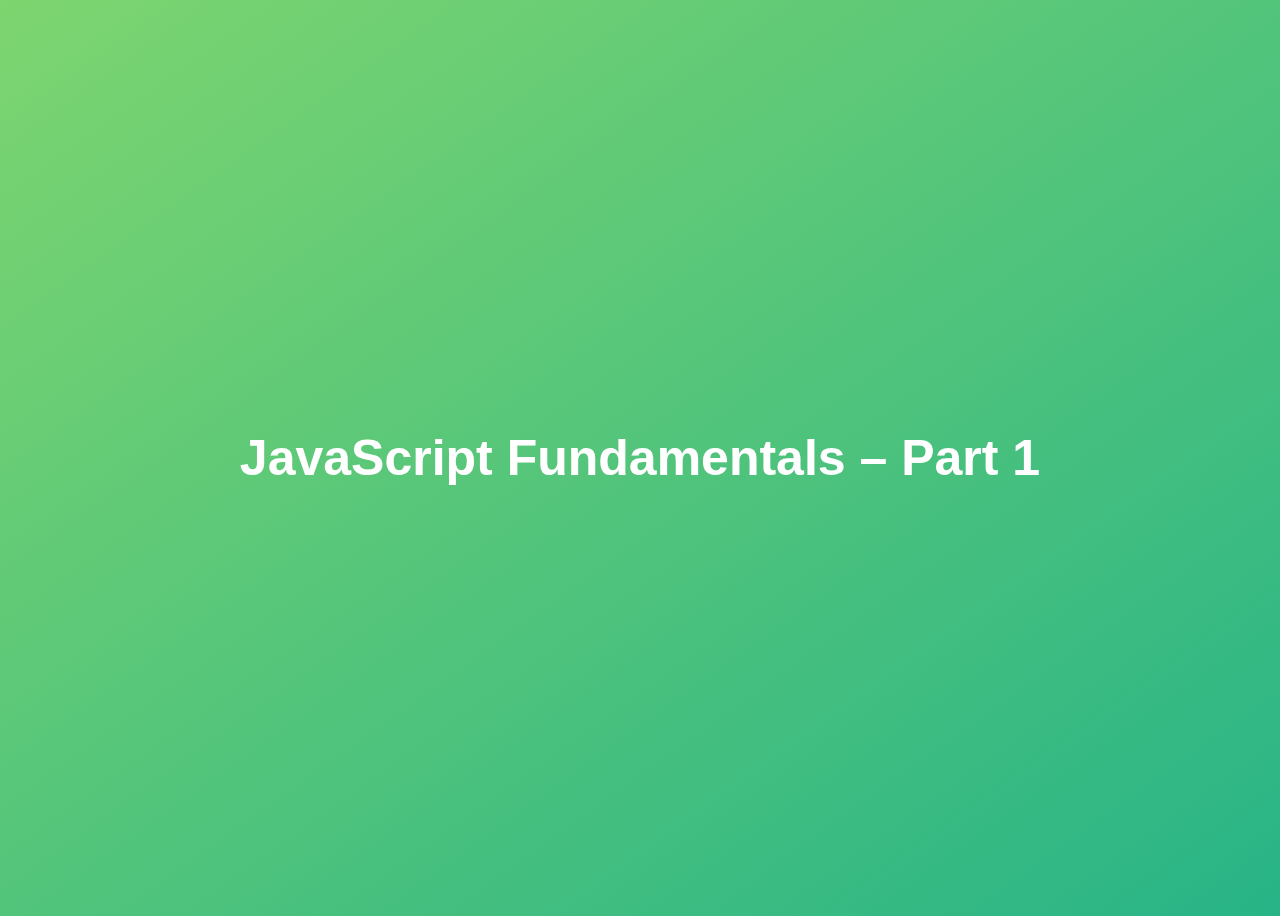
<file: 01-Fundamentals-Part-1/index.html>
<!DOCTYPE html>
<html lang="en">
  <head>
    <meta charset="UTF-8" />
    <meta name="viewport" content="width=device-width, initial-scale=1.0" />
    <meta http-equiv="X-UA-Compatible" content="ie=edge" />
    <title>JavaScript Fundamentals – Part 1</title>
    <style>
      body {
        height: 100vh;
        display: flex;
        align-items: center;
        background: linear-gradient(to top left, #28b487, #7dd56f);
      }
      h1 {
        font-family: sans-serif;
        font-size: 50px;
        line-height: 1.3;
        width: 100%;
        padding: 30px;
        text-align: center;
        color: white;
      }
    </style> 
  </head>
  <body>
    <h1>JavaScript Fundamentals – Part 1</h1>
    <script src="script.js"></script>
  </body>
</html>
</file>
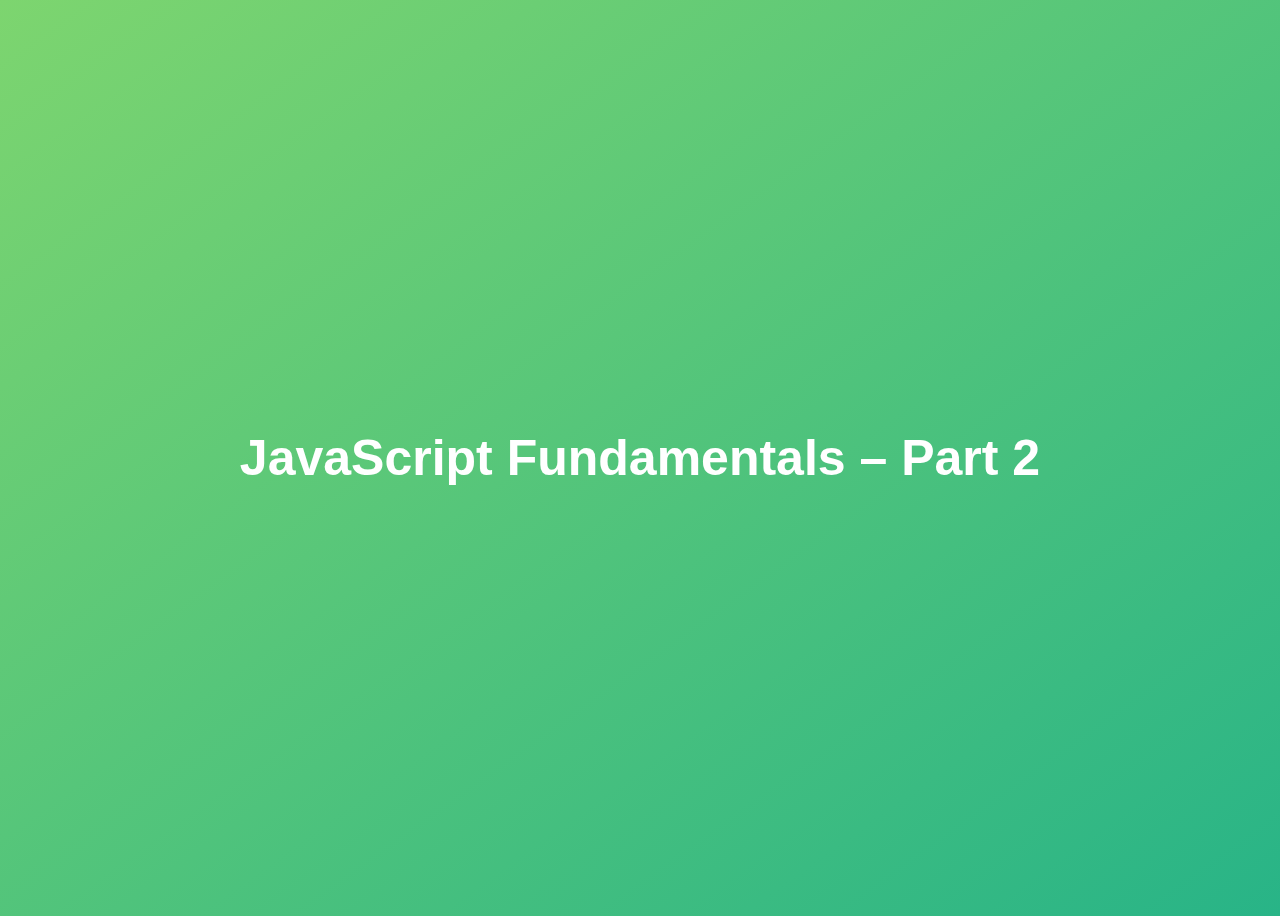
<file: 02-Fundamentals-Part-2/index.html>
<!DOCTYPE html>
<html lang="en">
  <head>
    <meta charset="UTF-8" />
    <meta name="viewport" content="width=device-width, initial-scale=1.0" />
    <meta http-equiv="X-UA-Compatible" content="ie=edge" />
    <title>JavaScript Fundamentals – Part 2</title>
    <style>
      body {
        height: 100vh;
        display: flex;
        align-items: center;
        background: linear-gradient(to top left, #28b487, #7dd56f);
      }
      h1 {
        font-family: sans-serif;
        font-size: 50px;
        line-height: 1.3;
        width: 100%;
        padding: 30px;
        text-align: center;
        color: white;
      }
    </style>
  </head>
  <body>
    <h1>JavaScript Fundamentals – Part 2</h1>
    <script src="script.js"></script>
  </body>
</html>
</file>
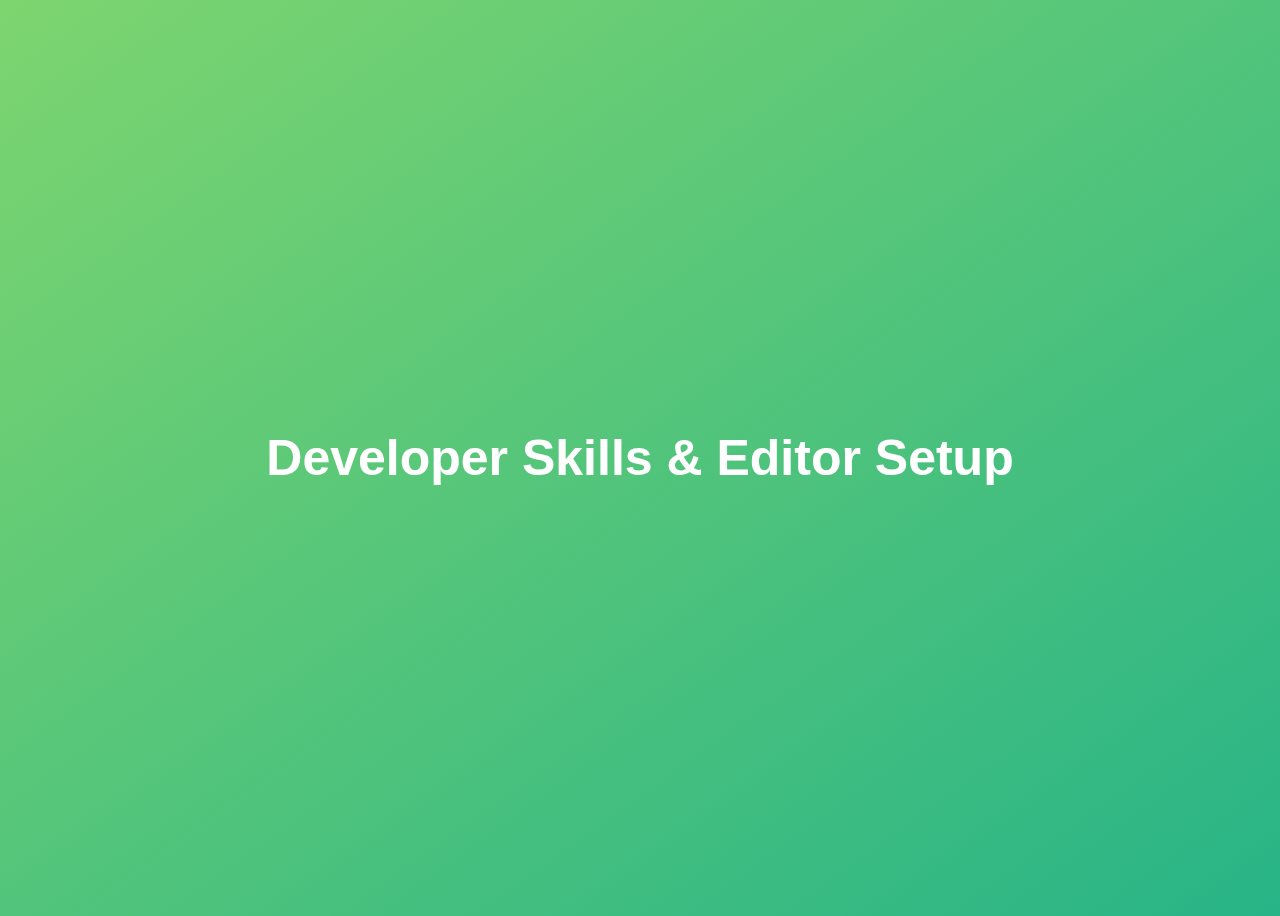
<file: 03-Developer-Skills/index.html>
<!DOCTYPE html>
<html lang="en">
  <head>
    <meta charset="UTF-8" />
    <meta name="viewport" content="width=device-width, initial-scale=1.0" />
    <meta http-equiv="X-UA-Compatible" content="ie=edge" />
    <title>Developer Skills & Editor Setup</title>
    <style>
      body {
        height: 100vh;
        display: flex;
        align-items: center;
        background: linear-gradient(to top left, #28b487, #7dd56f);
      }
      h1 {
        font-family: sans-serif;
        font-size: 50px;
        line-height: 1.3;
        width: 100%;
        padding: 30px;
        text-align: center;
        color: white;
      }
    </style>
  </head>
  <body>
    <h1>Developer Skills & Editor Setup</h1>
    <script src="script.js"></script>
  </body>
</html>
</file>
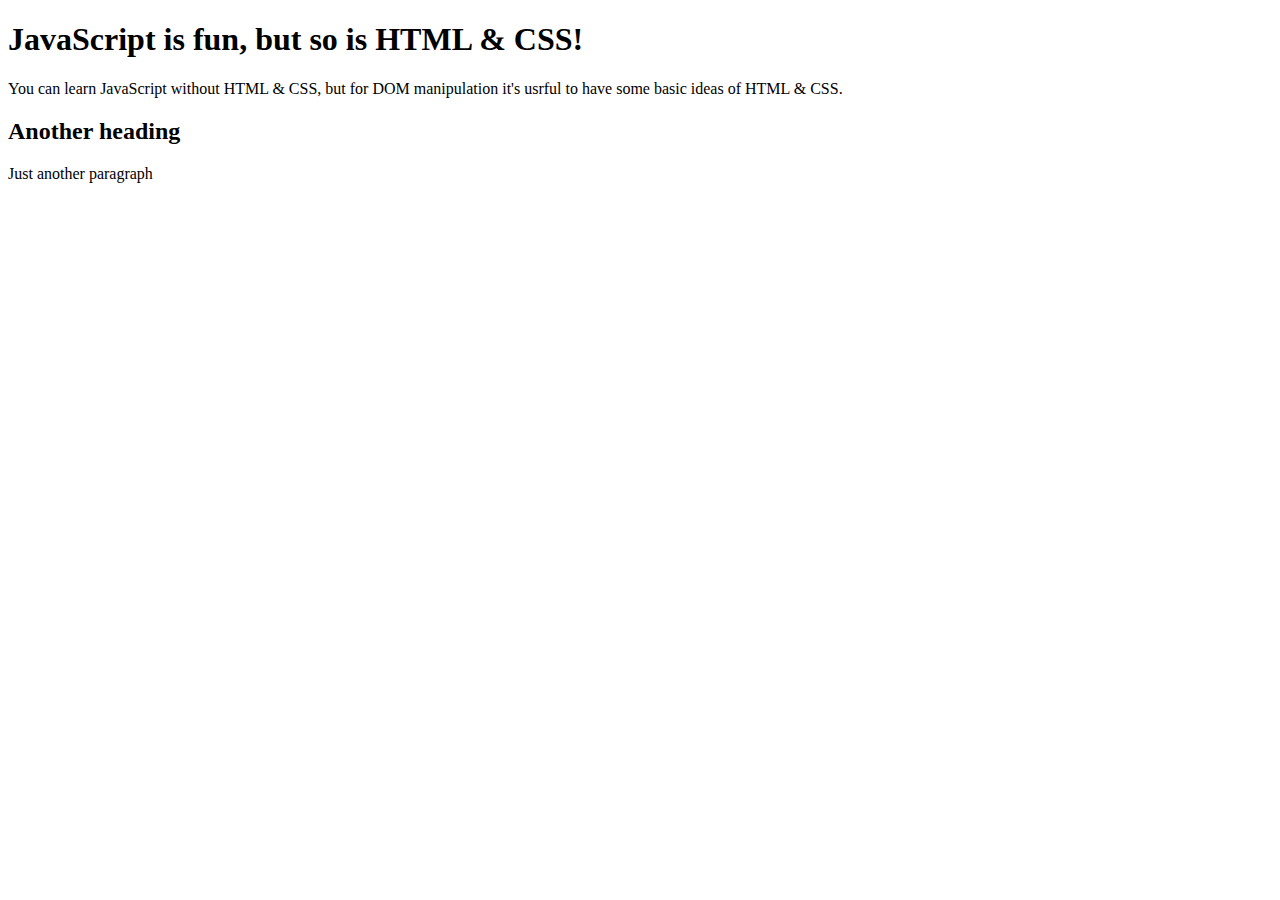
<file: 04-HTML-CSS/index.html>
<!DOCTYPE html>
<html lang="en">
<head>
    <meta charset="UTF-8">
    <meta name="viewport" content="width=device-width, initial-scale=1.0">
        <title>Learning HTML & CSS</title>
    </head>
    <body>
        <h1>JavaScript is fun, but so is HTML & CSS!</h1>
        <p>
            You can learn JavaScript without HTML & CSS, but for DOM manipulation it's usrful to have some basic ideas of HTML & CSS.
        </p>
        <h2>
            Another heading
        </h2>
        <P>
            Just another paragraph
        </P>
    </body>
</html>
</file>
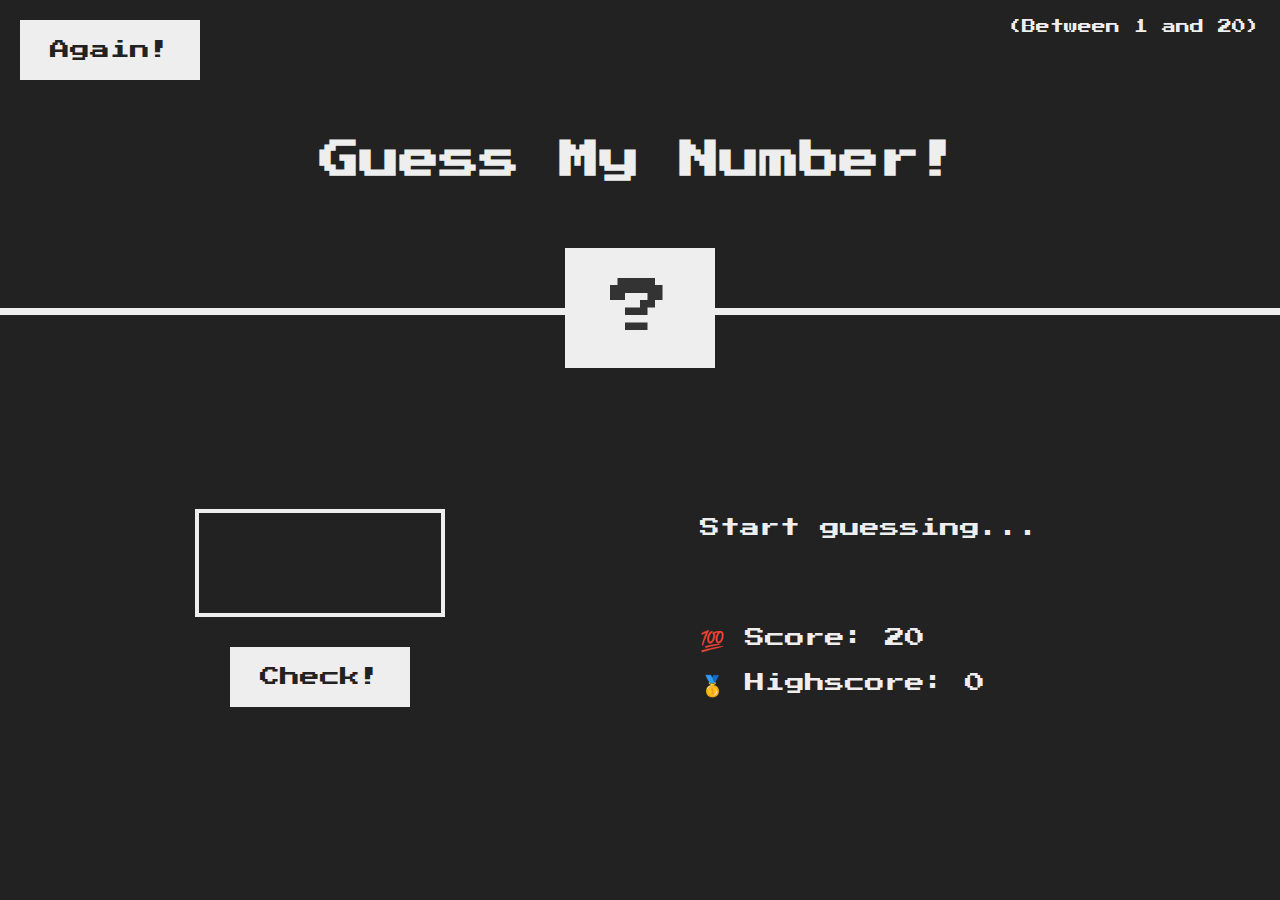
<file: 05-Guess-My-Number/index.html>
<!DOCTYPE html>
<html lang="en">
  <head>
    <meta charset="UTF-8" />
    <meta name="viewport" content="width=device-width, initial-scale=1.0" />
    <meta http-equiv="X-UA-Compatible" content="ie=edge" />
    <link rel="stylesheet" href="style.css" />
    <title>Guess My Number!</title>
  </head>
  <body>
    <header>
      <h1>Guess My Number!</h1>
      <p class="between">(Between 1 and 20)</p>
      <button class="btn again">Again!</button>
      <div class="number">?</div>
    </header>
    <main>
      <section class="left">
        <input type="number" class="guess" />
        <button class="btn check">Check!</button>
      </section>
      <section class="right">
        <p class="message">Start guessing...</p>
        <p class="label-score">💯 Score: <span class="score">20</span></p>
        <p class="label-highscore">
          🥇 Highscore: <span class="highscore">0</span>
        </p>
      </section>
    </main>
    <script src="script.js"></script>
  </body>
</html>
</file>
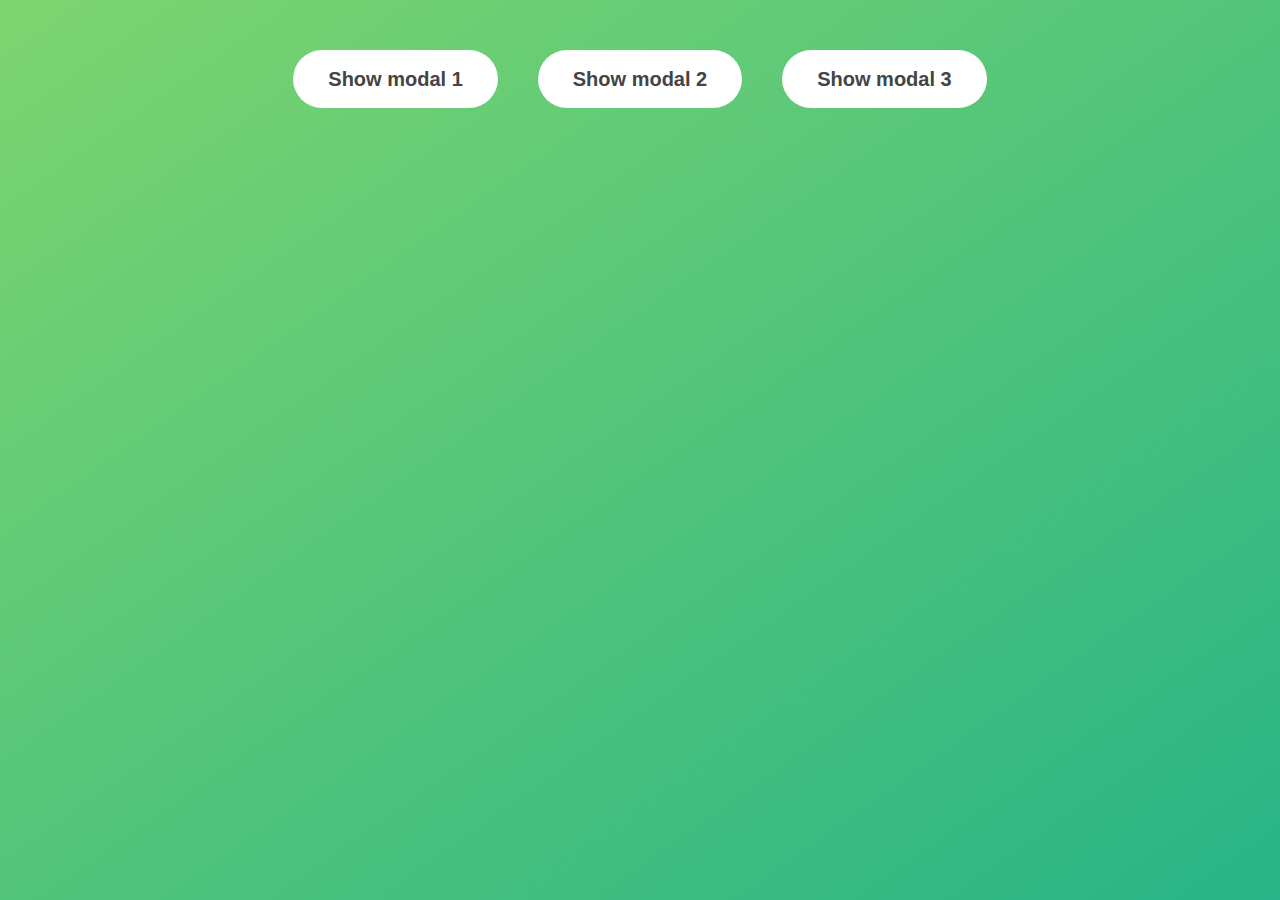
<file: 06-Modal/index.html>
<!DOCTYPE html>
<html lang="en">
  <head>
    <meta charset="UTF-8" />
    <meta name="viewport" content="width=device-width, initial-scale=1.0" />
    <meta http-equiv="X-UA-Compatible" content="ie=edge" />
    <link rel="stylesheet" href="style.css" />
    <title>Modal window</title>
  </head>
  <body>
    <button class="show-modal">Show modal 1</button>
    <button class="show-modal">Show modal 2</button>
    <button class="show-modal">Show modal 3</button>

    <div class="modal hidden">
      <button class="close-modal">&times;</button>
      <h1>I'm a modal window 😍</h1>
      <p>
        Lorem ipsum dolor sit amet, consectetur adipisicing elit, sed do eiusmod
        tempor incididunt ut labore et dolore magna aliqua. Ut enim ad minim
        veniam, quis nostrud exercitation ullamco laboris nisi ut aliquip ex ea
        commodo consequat. Duis aute irure dolor in reprehenderit in voluptate
        velit esse cillum dolore eu fugiat nulla pariatur. Excepteur sint
        occaecat cupidatat non proident, sunt in culpa qui officia deserunt
        mollit anim id est laborum.
      </p>
    </div>
    <div class="overlay hidden"></div>

    <script src="script.js"></script>
  </body>
</html>
</file>
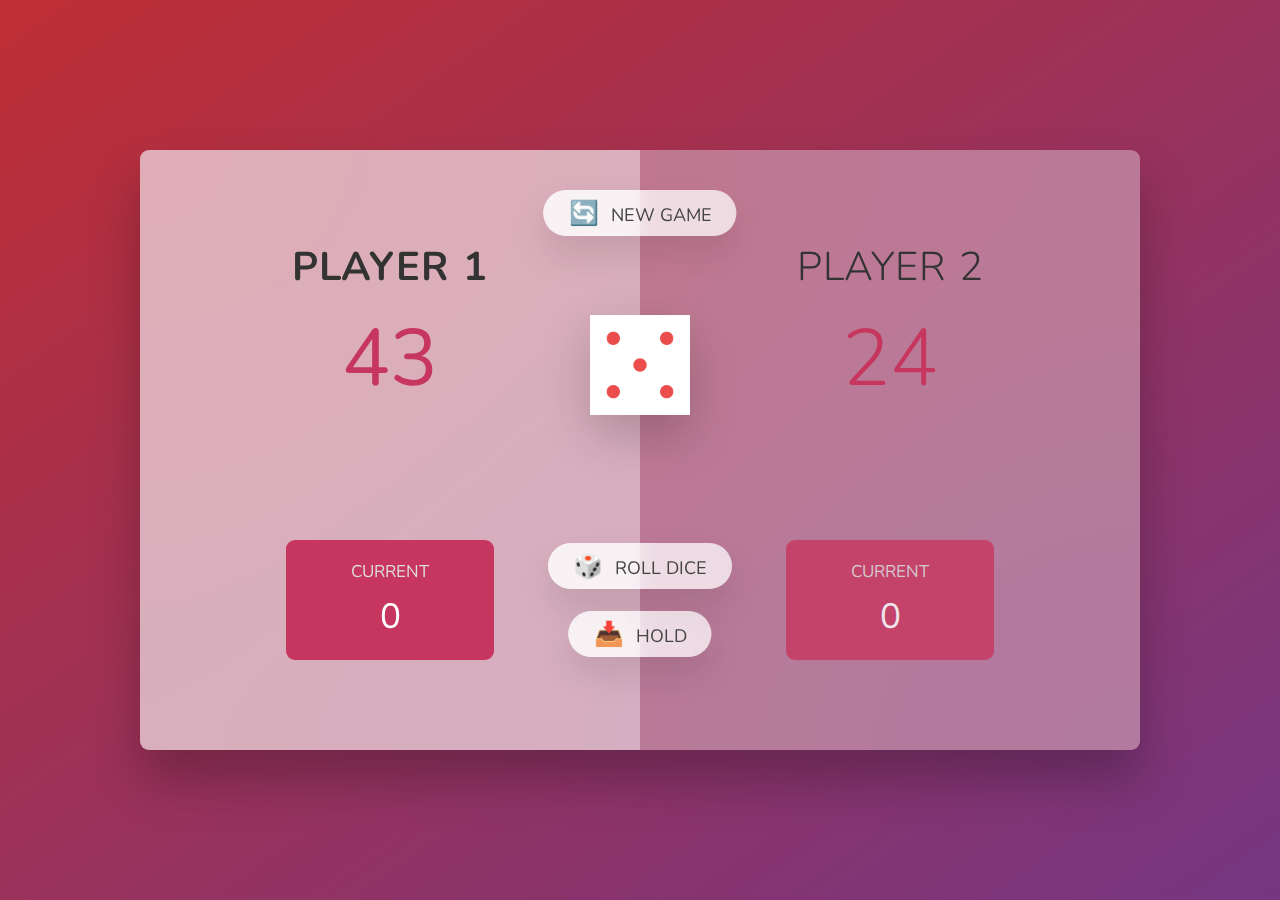
<file: 07-Pig-Game/index.html>
<!DOCTYPE html>
<html lang="en">
  <head>
    <meta charset="UTF-8" />
    <meta name="viewport" content="width=device-width, initial-scale=1.0" />
    <meta http-equiv="X-UA-Compatible" content="ie=edge" />
    <link rel="stylesheet" href="style.css" />
    <title>Pig Game</title>
  </head>
  <body>
    <main>
      <section class="player player--0 player--active">
        <h2 class="name" id="name--0">Player 1</h2>
        <p class="score" id="score--0">43</p>
        <div class="current">
          <p class="current-label">Current</p>
          <p class="current-score" id="current--0">0</p>
        </div>
      </section>
      <section class="player player--1">
        <h2 class="name" id="name--1">Player 2</h2>
        <p class="score" id="score--1">24</p>
        <div class="current">
          <p class="current-label">Current</p>
          <p class="current-score" id="current--1">0</p>
        </div>
      </section>

      <img src="dice-5.png" alt="Playing dice" class="dice" />
      <button class="btn btn--new">🔄 New game</button>
      <button class="btn btn--roll">🎲 Roll dice</button>
      <button class="btn btn--hold">📥 Hold</button>
    </main>
    <script src="script.js"></script>
  </body>
</html>
</file>
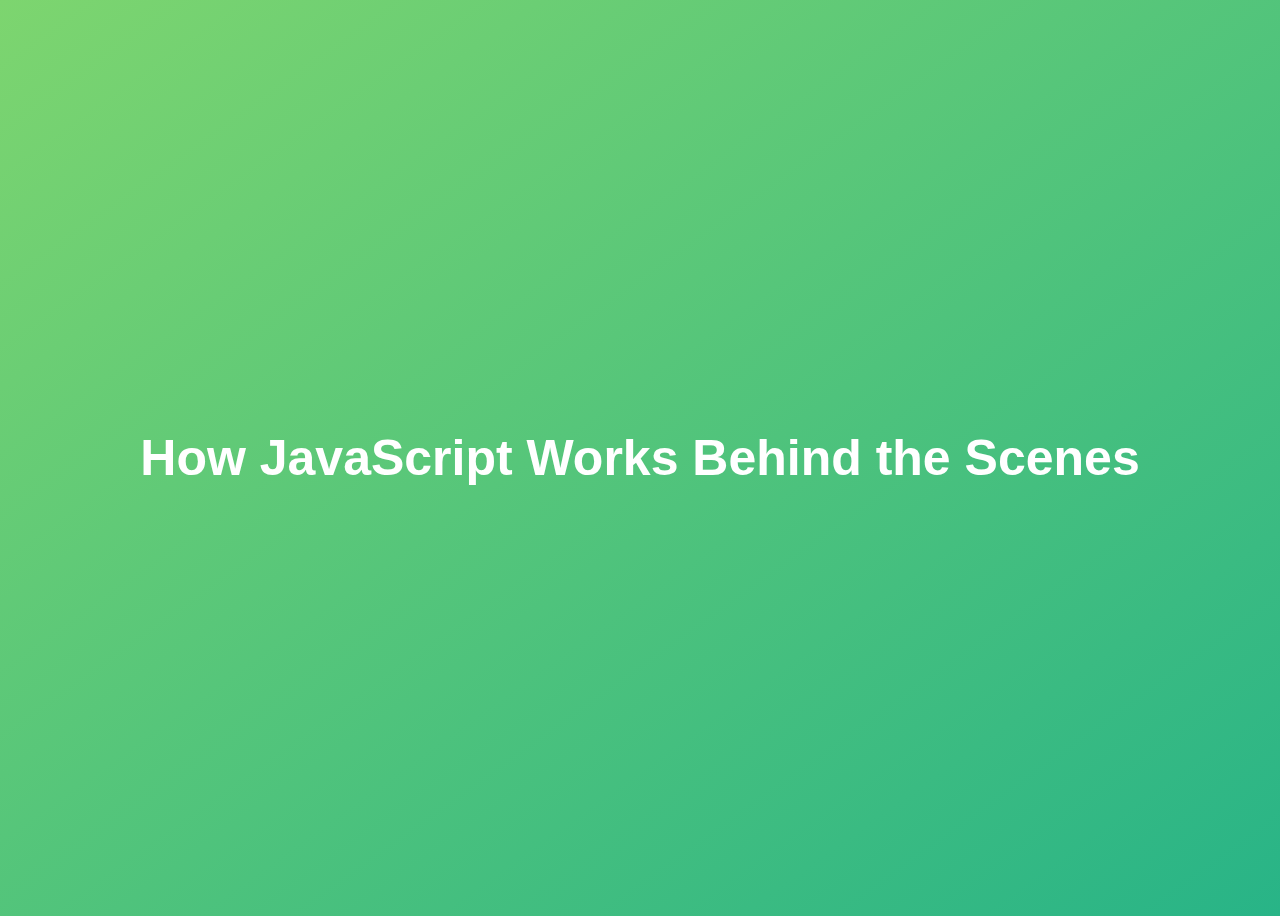
<file: 08-Behind-the-Scenes/index.html>
<!DOCTYPE html>
<html lang="en">
  <head>
    <meta charset="UTF-8" />
    <meta name="viewport" content="width=device-width, initial-scale=1.0" />
    <meta http-equiv="X-UA-Compatible" content="ie=edge" />
    <title>How JavaScript Works Behind the Scenes</title>
    <style>
      body {
        height: 100vh;
        display: flex;
        align-items: center;
        background: linear-gradient(to top left, #28b487, #7dd56f);
      }
      h1 {
        font-family: sans-serif;
        font-size: 50px;
        line-height: 1.3;
        width: 100%;
        padding: 30px;
        text-align: center;
        color: white;
      }
    </style>
  </head>
  <body>
    <h1>How JavaScript Works Behind the Scenes</h1>
    <script src="script.js"></script>
  </body>
</html>
</file>
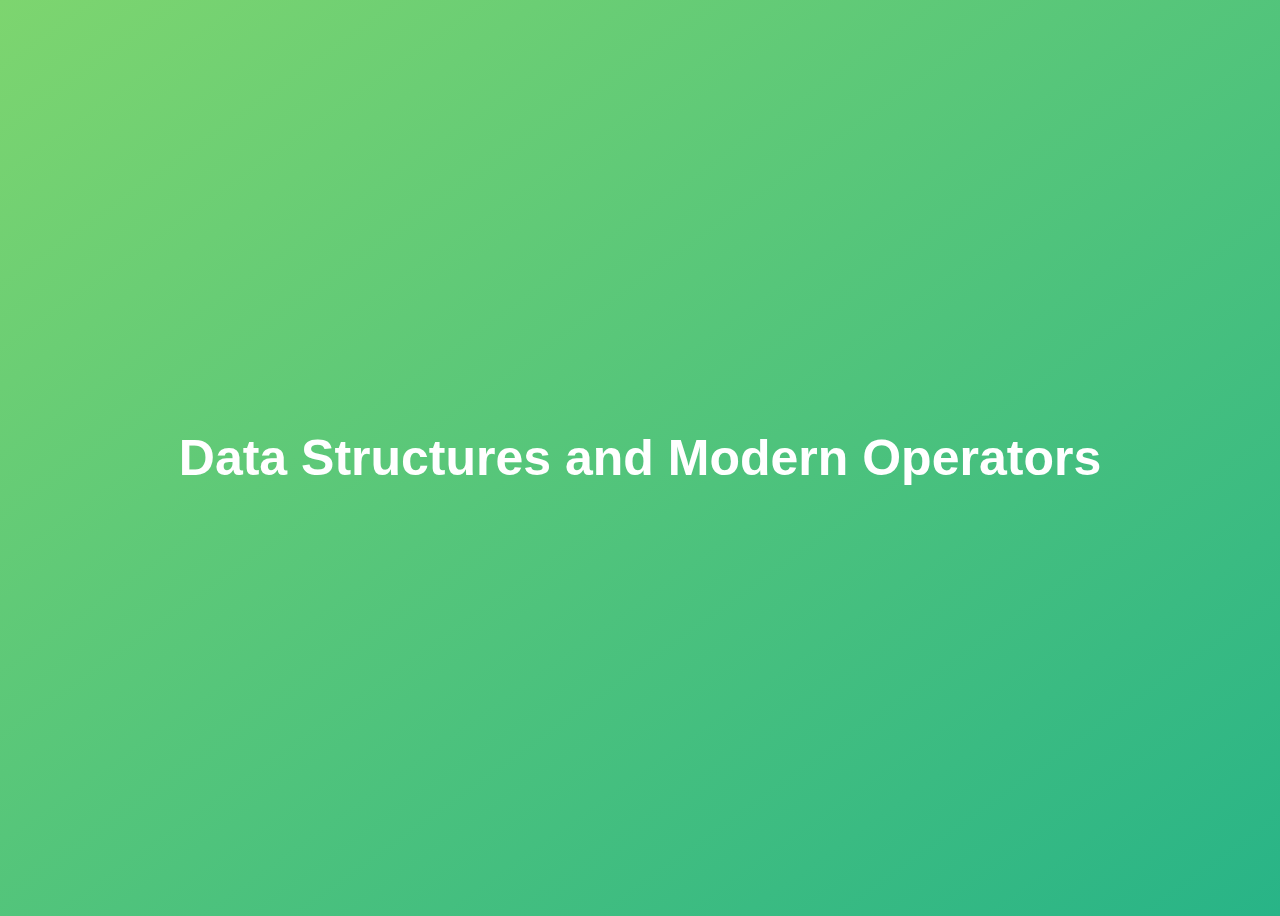
<file: 09-Data-Structures-Operators/index.html>
<!DOCTYPE html>
<html lang="en">
  <head>
    <meta charset="UTF-8" />
    <meta name="viewport" content="width=device-width, initial-scale=1.0" />
    <meta http-equiv="X-UA-Compatible" content="ie=edge" />
    <title>Data Structures and Modern Operators</title>
    <style>
      body {
        height: 100vh;
        display: flex;
        align-items: center;
        background: linear-gradient(to top left, #28b487, #7dd56f);
      }
      h1 {
        font-family: sans-serif;
        font-size: 50px;
        line-height: 1.3;
        width: 100%;
        padding: 30px;
        text-align: center;
        color: white;
      }
      button {
        width: 50px;
        height: 20px;
        margin: 10px;
      }
      textarea {
        width: 300px;
        height: 100px;
      }
    </style>
  </head>
  <body>
    <h1>Data Structures and Modern Operators</h1>
    <script src="script.js"></script>
  </body>
</html>
</file>
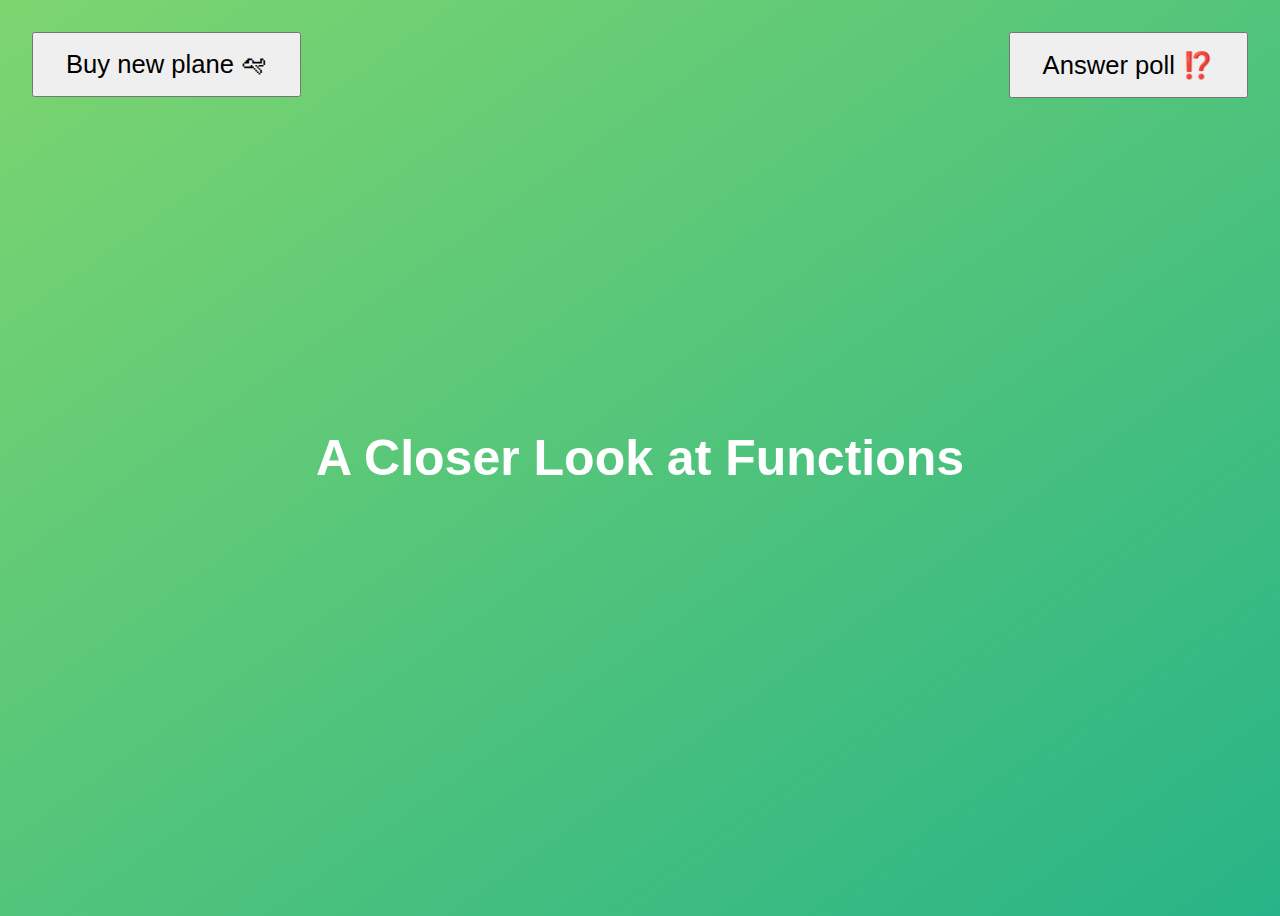
<file: 10-Functions/index.html>
<!DOCTYPE html>
<html lang="en">
  <head>
    <meta charset="UTF-8" />
    <meta name="viewport" content="width=device-width, initial-scale=1.0" />
    <meta http-equiv="X-UA-Compatible" content="ie=edge" />
    <title>A Closer Look at Functions</title>
    <style>
      body {
        height: 100vh;
        display: flex;
        align-items: center;
        background: linear-gradient(to top left, #28b487, #7dd56f);
      }
      h1 {
        font-family: sans-serif;
        font-size: 50px;
        line-height: 1.3;
        width: 100%;
        padding: 30px;
        text-align: center;
        color: white;
      }
      .buy,
      .poll {
        font-size: 1.6rem;
        padding: 1rem 2rem;
        position: absolute;
        top: 2rem;
      }
      .buy {
        left: 2rem;
      }
      .poll {
        right: 2rem;
      }
    </style>
  </head>
  <body>
    <h1>A Closer Look at Functions</h1>
    <button class="buy">Buy new plane 🛩</button>
    <button class="poll">Answer poll ⁉️</button>
    <script src="script.js"></script>
  </body>
</html>
</file>
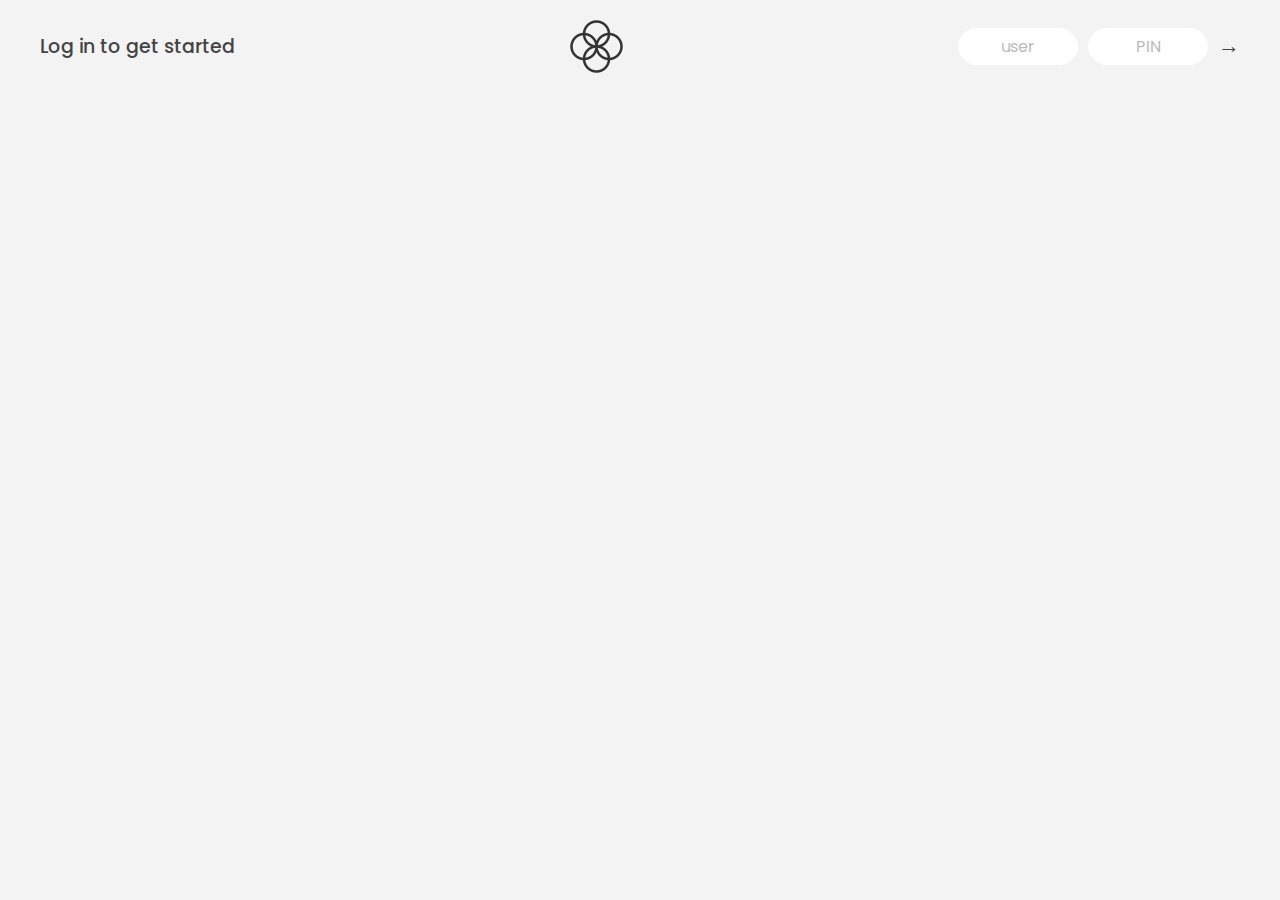
<file: 11-Arrays-Bankist/index.html>
<!DOCTYPE html>
<html lang="en">
  <head>
    <meta charset="UTF-8" />
    <meta name="viewport" content="width=device-width, initial-scale=1.0" />
    <meta http-equiv="X-UA-Compatible" content="ie=edge" />
    <link rel="shortcut icon" type="image/png" href="/icon.png" />

    <link
      href="https://fonts.googleapis.com/css?family=Poppins:400,500,600&display=swap"
      rel="stylesheet"
    />

    <link rel="stylesheet" href="style.css" />
    <title>Bankist</title>
  </head>
  <body>
    <!-- TOP NAVIGATION -->
    <nav>
      <p class="welcome">Log in to get started</p>
      <img src="logo.png" alt="Logo" class="logo" />
      <form class="login">
        <input
          type="text"
          placeholder="user"
          class="login__input login__input--user"
        />
        <!-- In practice, use type="password" -->
        <input
          type="text"
          placeholder="PIN"
          maxlength="4"
          class="login__input login__input--pin"
        />
        <button class="login__btn">&rarr;</button>
      </form>
    </nav>

    <main class="app">
      <!-- BALANCE -->
      <div class="balance">
        <div>
          <p class="balance__label">Current balance</p>
          <p class="balance__date">
            As of <span class="date">05/03/2037</span>
          </p>
        </div>
        <p class="balance__value">0000€</p>
      </div>

      <!-- MOVEMENTS -->
      <div class="movements">
        <div class="movements__row">
          <div class="movements__type movements__type--deposit">2 deposit</div>
          <div class="movements__date">3 days ago</div>
          <div class="movements__value">4 000€</div>
        </div>
        <div class="movements__row">
          <div class="movements__type movements__type--withdrawal">
            1 withdrawal
          </div>
          <div class="movements__date">24/01/2037</div>
          <div class="movements__value">-378€</div>
        </div>
      </div>

      <!-- SUMMARY -->
      <div class="summary">
        <p class="summary__label">In</p>
        <p class="summary__value summary__value--in">0000€</p>
        <p class="summary__label">Out</p>
        <p class="summary__value summary__value--out">0000€</p>
        <p class="summary__label">Interest</p>
        <p class="summary__value summary__value--interest">0000€</p>
        <button class="btn--sort">&downarrow; SORT</button>
      </div>

      <!-- OPERATION: TRANSFERS -->
      <div class="operation operation--transfer">
        <h2>Transfer money</h2>
        <form class="form form--transfer">
          <input type="text" class="form__input form__input--to" />
          <input type="number" class="form__input form__input--amount" />
          <button class="form__btn form__btn--transfer">&rarr;</button>
          <label class="form__label">Transfer to</label>
          <label class="form__label">Amount</label>
        </form>
      </div>

      <!-- OPERATION: LOAN -->
      <div class="operation operation--loan">
        <h2>Request loan</h2>
        <form class="form form--loan">
          <input type="number" class="form__input form__input--loan-amount" />
          <button class="form__btn form__btn--loan">&rarr;</button>
          <label class="form__label form__label--loan">Amount</label>
        </form>
      </div>

      <!-- OPERATION: CLOSE -->
      <div class="operation operation--close">
        <h2>Close account</h2>
        <form class="form form--close">
          <input type="text" class="form__input form__input--user" />
          <input
            type="password"
            maxlength="6"
            class="form__input form__input--pin"
          />
          <button class="form__btn form__btn--close">&rarr;</button>
          <label class="form__label">Confirm user</label>
          <label class="form__label">Confirm PIN</label>
        </form>
      </div>

      <!-- LOGOUT TIMER -->
      <p class="logout-timer">
        You will be logged out in <span class="timer">05:00</span>
      </p>
    </main>

    <!-- <footer>
      &copy; by Jonas Schmedtmann. Don't claim as your own :)
    </footer> -->

    <script src="script.js"></script>
  </body>
</html>
</file>
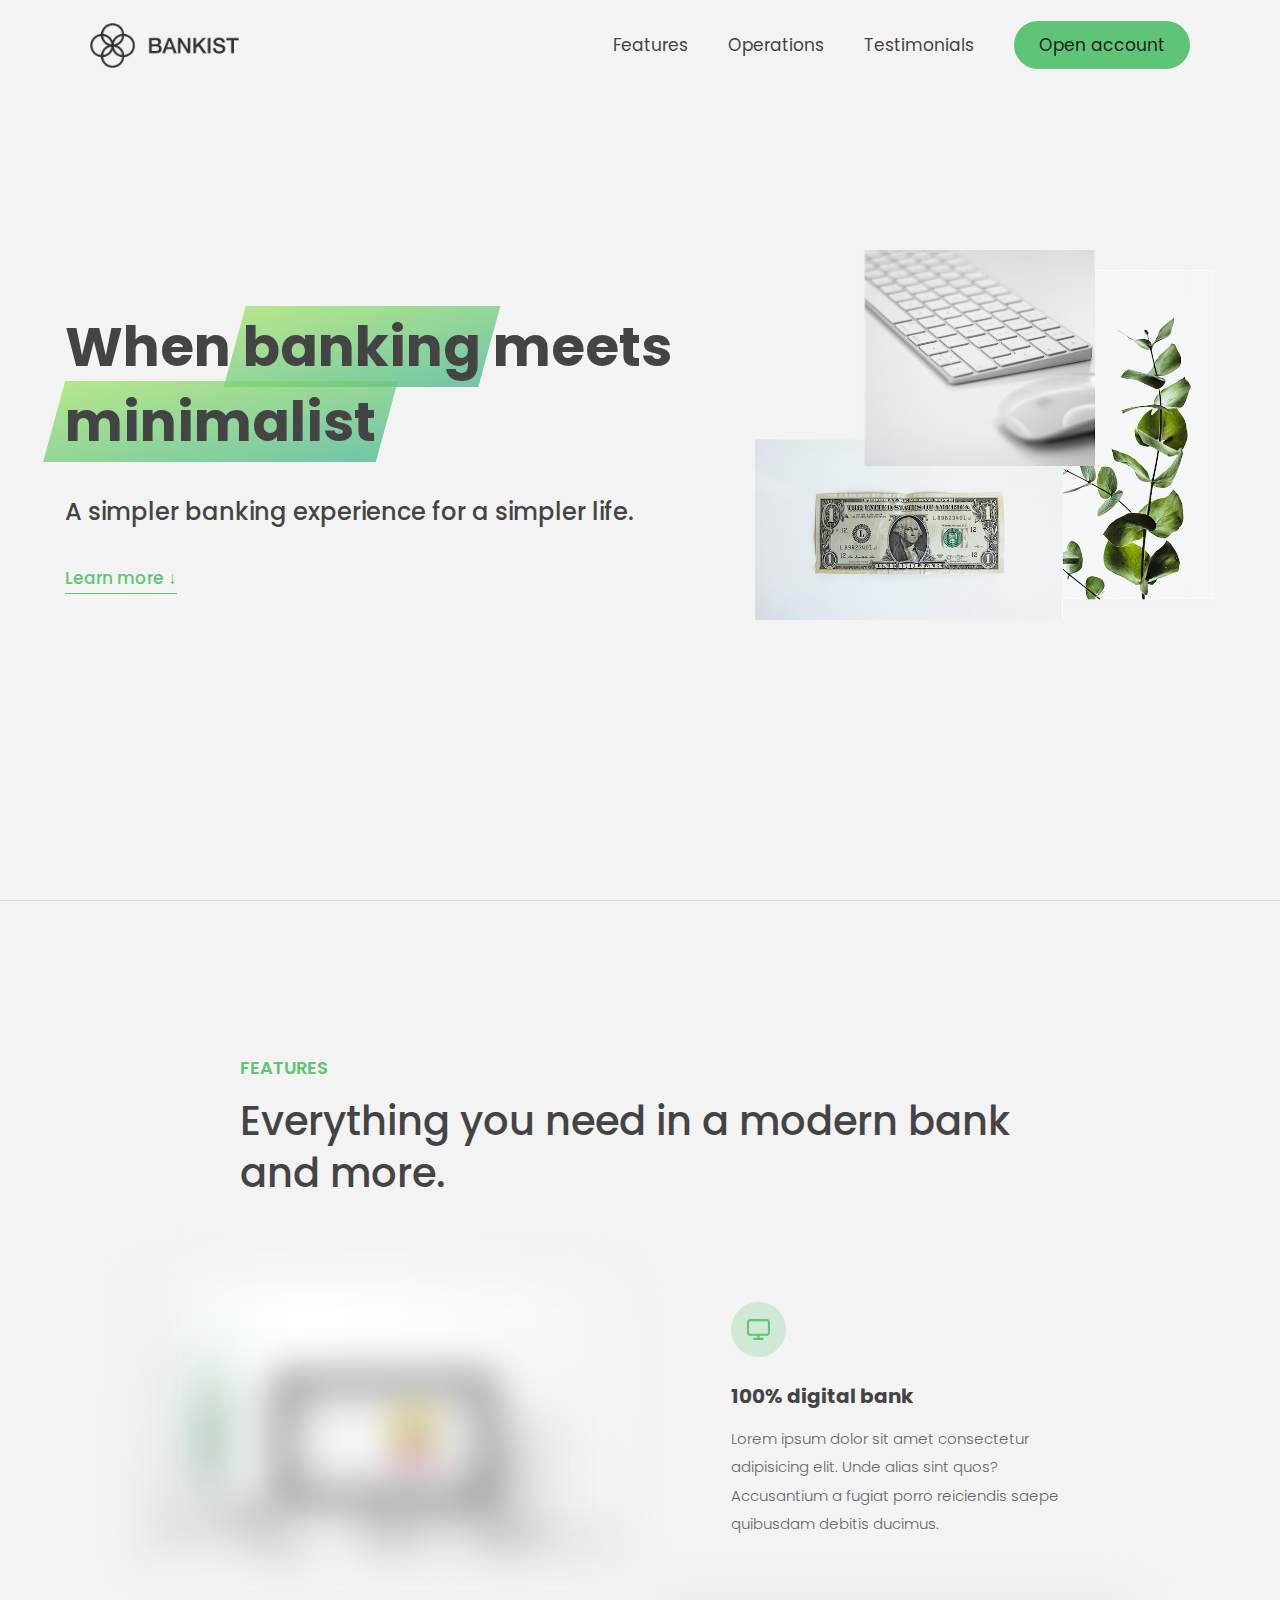
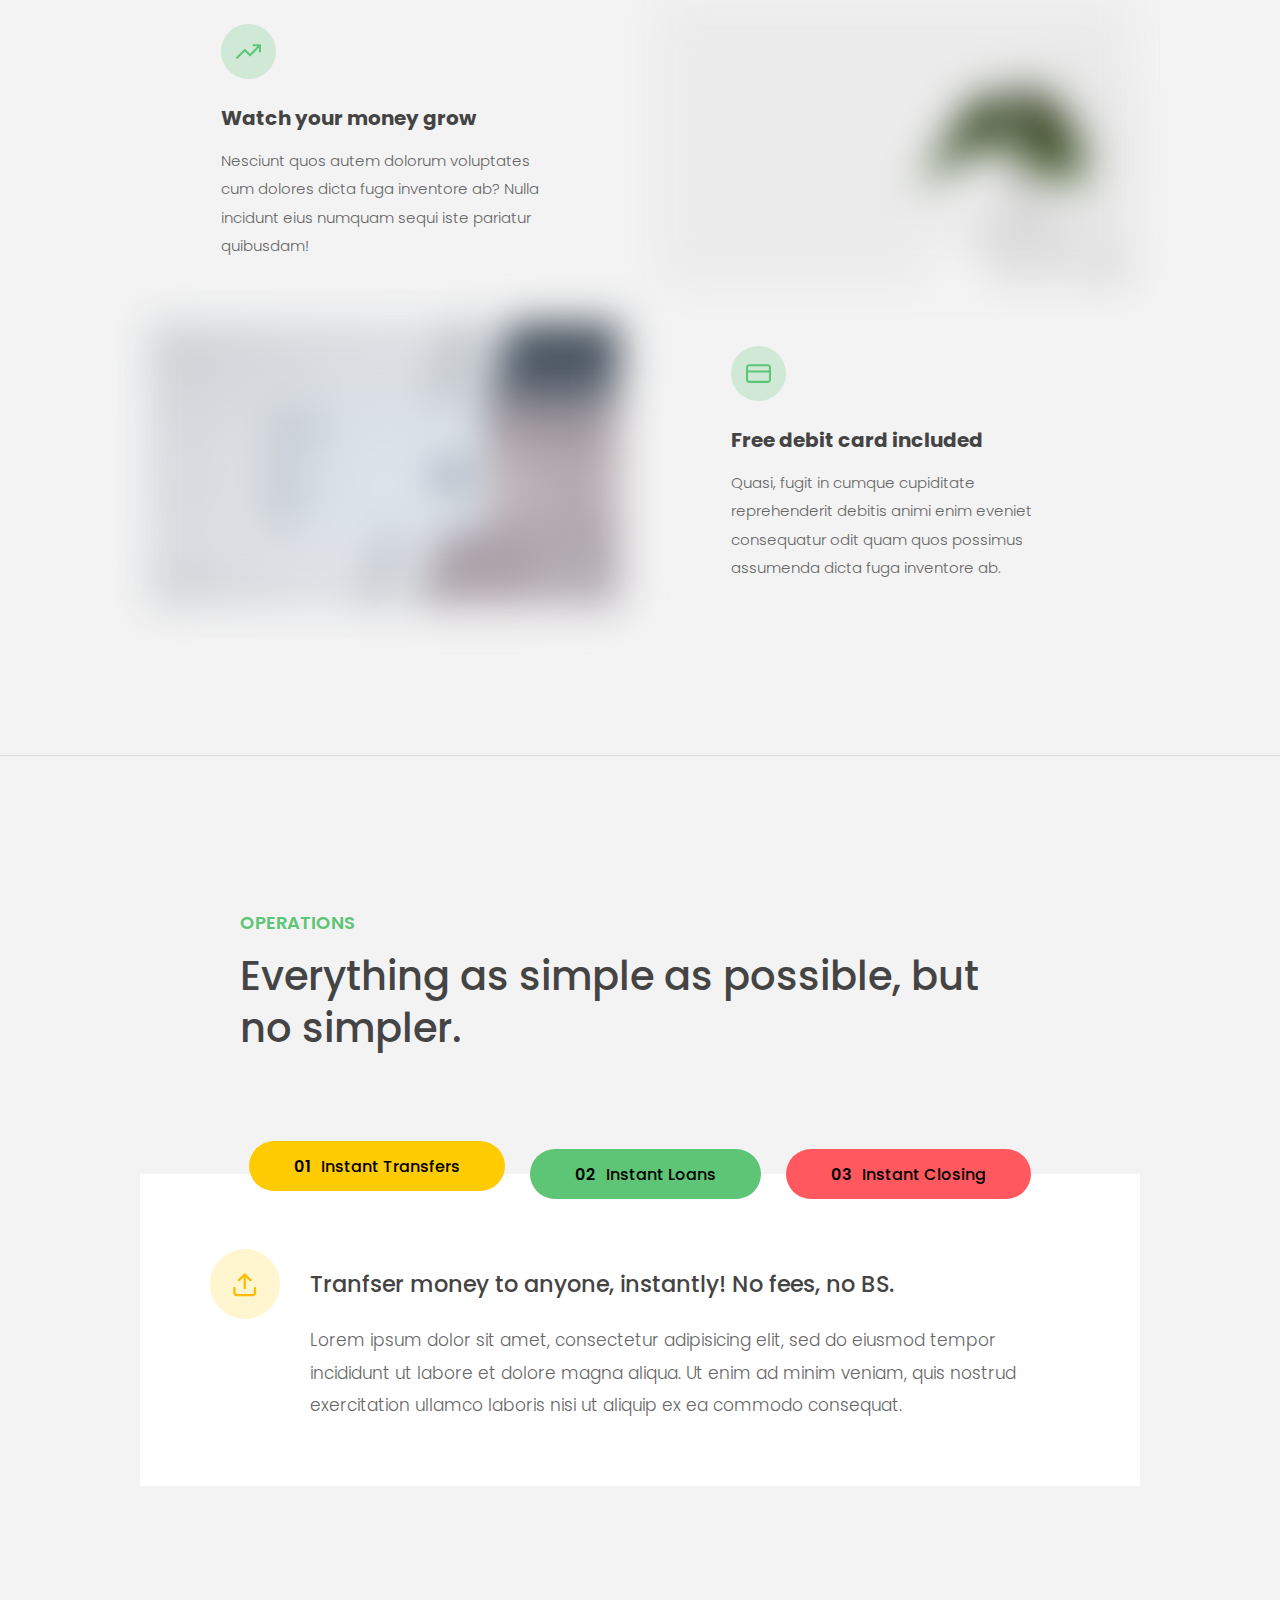
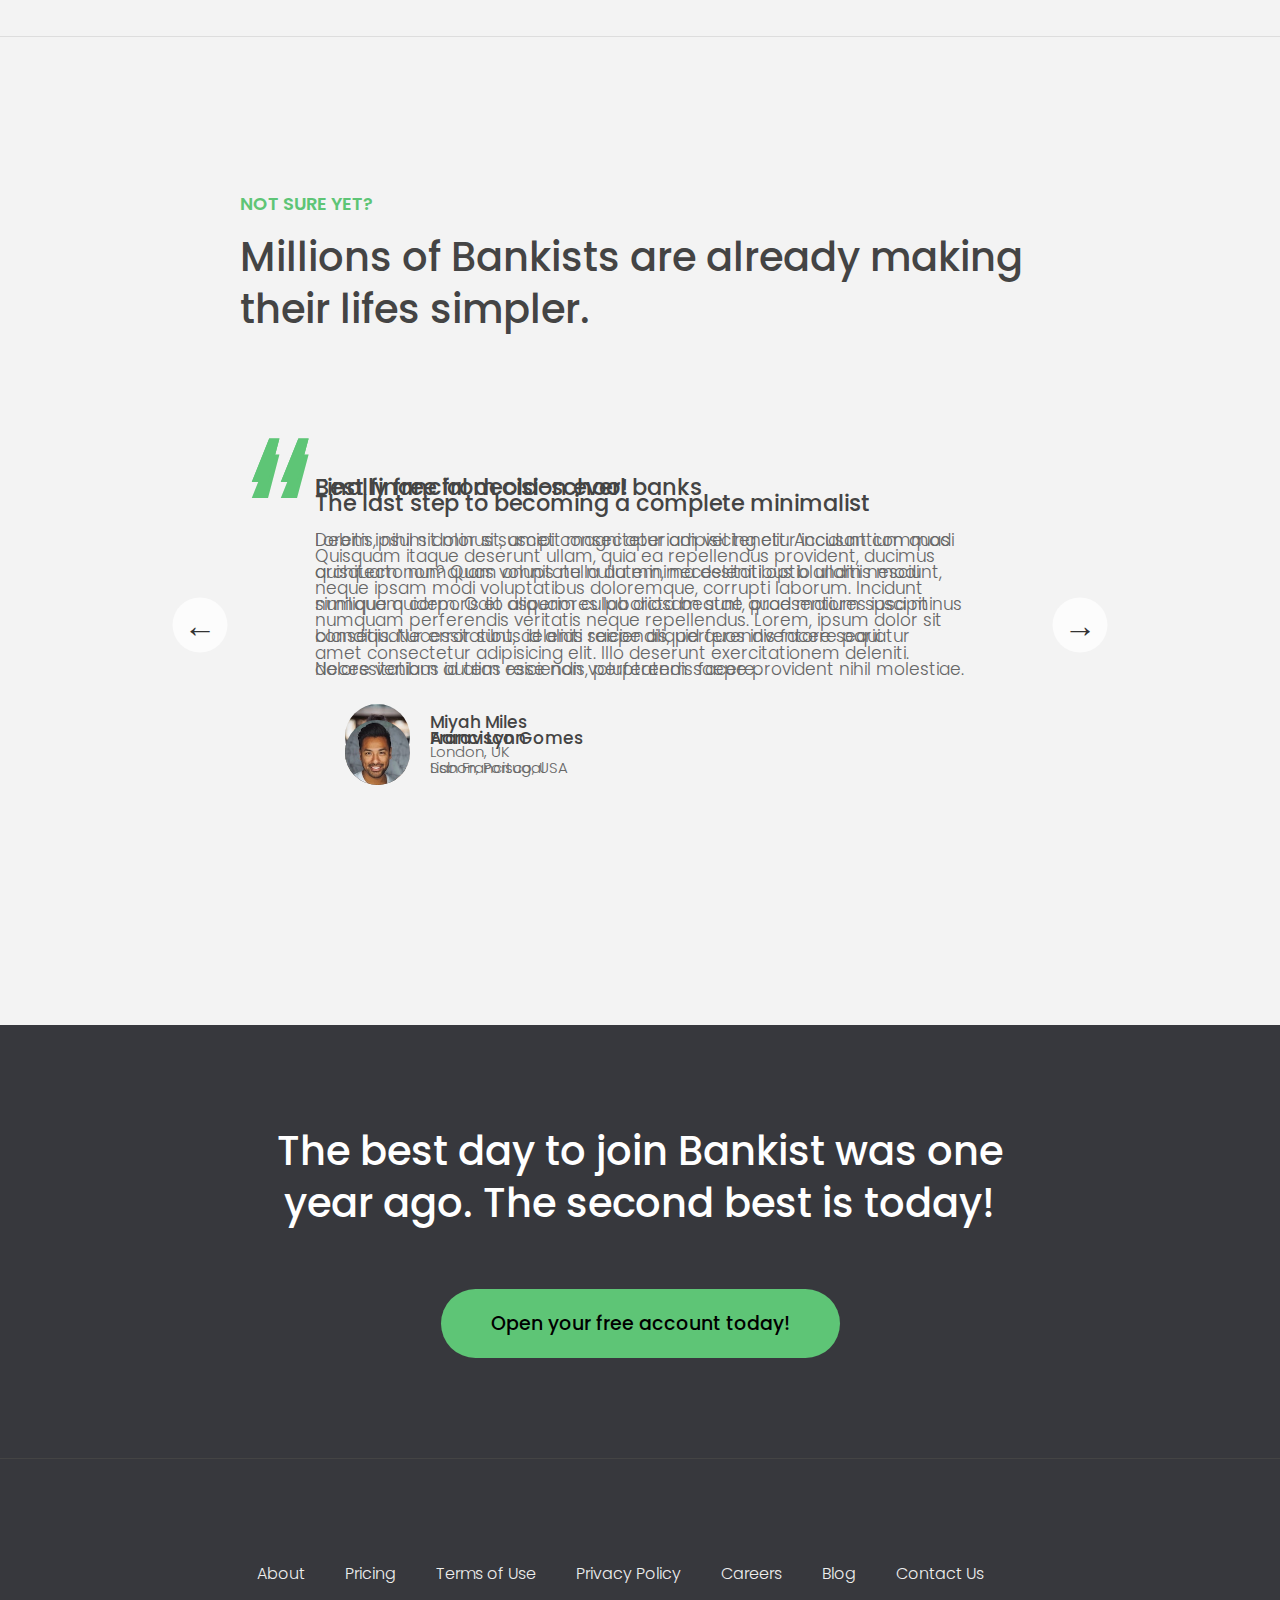
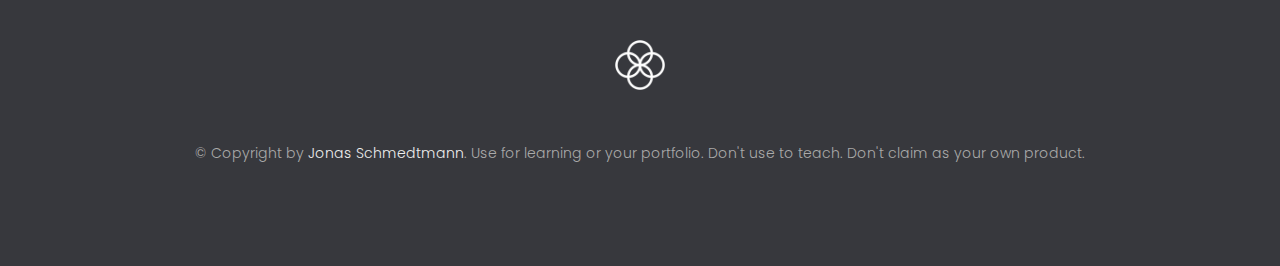
<file: 13-Advanced-DOM-Bankist/index.html>
<!DOCTYPE html>
<html lang="en">
  <head>
    <meta charset="UTF-8" />
    <meta name="viewport" content="width=device-width, initial-scale=1.0" />
    <meta http-equiv="X-UA-Compatible" content="ie=edge" />
    <link rel="shortcut icon" type="image/png" href="img/icon.png" />

    <link
      href="https://fonts.googleapis.com/css?family=Poppins:300,400,500,600&display=swap"
      rel="stylesheet"
    />
    <link rel="stylesheet" href="style.css" />
    <title>Bankist | When Banking meets Minimalist</title>
  </head>
  <body>
    <header class="header">
      <nav class="nav">
        <img
          src="img/logo.png"
          alt="Bankist logo"
          class="nav__logo"
          id="logo"
        />
        <ul class="nav__links">
          <li class="nav__item">
            <a class="nav__link" href="#section--1">Features</a>
          </li>
          <li class="nav__item">
            <a class="nav__link" href="#section--2">Operations</a>
          </li>
          <li class="nav__item">
            <a class="nav__link" href="#section--3">Testimonials</a>
          </li>
          <li class="nav__item">
            <a class="nav__link nav__link--btn btn--show-modal" href="#"
              >Open account</a
            >
          </li>
        </ul>
      </nav>

      <div class="header__title">
        <h1>
          When
          <!-- Green highlight effect -->
          <span class="highlight">banking</span>
          meets<br />
          <span class="highlight">minimalist</span>
        </h1>
        <h4>A simpler banking experience for a simpler life.</h4>
        <button class="btn--text btn--scroll-to">Learn more &DownArrow;</button>
        <img
          src="img/hero.png"
          class="header__img"
          alt="Minimalist bank items"
        />
      </div>
    </header>

    <section class="section" id="section--1">
      <div class="section__title">
        <h2 class="section__description">Features</h2>
        <h3 class="section__header">
          Everything you need in a modern bank and more.
        </h3>
      </div>

      <div class="features">
        <img
          src="img/digital-lazy.jpg"
          data-src="img/digital.jpg"
          alt="Computer"
          class="features__img lazy-img"
        />
        <div class="features__feature">
          <div class="features__icon">
            <svg>
              <use xlink:href="img/icons.svg#icon-monitor"></use>
            </svg>
          </div>
          <h5 class="features__header">100% digital bank</h5>
          <p>
            Lorem ipsum dolor sit amet consectetur adipisicing elit. Unde alias
            sint quos? Accusantium a fugiat porro reiciendis saepe quibusdam
            debitis ducimus.
          </p>
        </div>

        <div class="features__feature">
          <div class="features__icon">
            <svg>
              <use xlink:href="img/icons.svg#icon-trending-up"></use>
            </svg>
          </div>
          <h5 class="features__header">Watch your money grow</h5>
          <p>
            Nesciunt quos autem dolorum voluptates cum dolores dicta fuga
            inventore ab? Nulla incidunt eius numquam sequi iste pariatur
            quibusdam!
          </p>
        </div>
        <img
          src="img/grow-lazy.jpg"
          data-src="img/grow.jpg"
          alt="Plant"
          class="features__img lazy-img"
        />

        <img
          src="img/card-lazy.jpg"
          data-src="img/card.jpg"
          alt="Credit card"
          class="features__img lazy-img"
        />
        <div class="features__feature">
          <div class="features__icon">
            <svg>
              <use xlink:href="img/icons.svg#icon-credit-card"></use>
            </svg>
          </div>
          <h5 class="features__header">Free debit card included</h5>
          <p>
            Quasi, fugit in cumque cupiditate reprehenderit debitis animi enim
            eveniet consequatur odit quam quos possimus assumenda dicta fuga
            inventore ab.
          </p>
        </div>
      </div>
    </section>

    <section class="section" id="section--2">
      <div class="section__title">
        <h2 class="section__description">Operations</h2>
        <h3 class="section__header">
          Everything as simple as possible, but no simpler.
        </h3>
      </div>

      <div class="operations">
        <div class="operations__tab-container">
          <button
            class="btn operations__tab operations__tab--1 operations__tab--active"
            data-tab="1"
          >
            <span>01</span>Instant Transfers
          </button>
          <button class="btn operations__tab operations__tab--2" data-tab="2">
            <span>02</span>Instant Loans
          </button>
          <button class="btn operations__tab operations__tab--3" data-tab="3">
            <span>03</span>Instant Closing
          </button>
        </div>
        <div
          class="operations__content operations__content--1 operations__content--active"
        >
          <div class="operations__icon operations__icon--1">
            <svg>
              <use xlink:href="img/icons.svg#icon-upload"></use>
            </svg>
          </div>
          <h5 class="operations__header">
            Tranfser money to anyone, instantly! No fees, no BS.
          </h5>
          <p>
            Lorem ipsum dolor sit amet, consectetur adipisicing elit, sed do
            eiusmod tempor incididunt ut labore et dolore magna aliqua. Ut enim
            ad minim veniam, quis nostrud exercitation ullamco laboris nisi ut
            aliquip ex ea commodo consequat.
          </p>
        </div>

        <div class="operations__content operations__content--2">
          <div class="operations__icon operations__icon--2">
            <svg>
              <use xlink:href="img/icons.svg#icon-home"></use>
            </svg>
          </div>
          <h5 class="operations__header">
            Buy a home or make your dreams come true, with instant loans.
          </h5>
          <p>
            Duis aute irure dolor in reprehenderit in voluptate velit esse
            cillum dolore eu fugiat nulla pariatur. Excepteur sint occaecat
            cupidatat non proident, sunt in culpa qui officia deserunt mollit
            anim id est laborum.
          </p>
        </div>
        <div class="operations__content operations__content--3">
          <div class="operations__icon operations__icon--3">
            <svg>
              <use xlink:href="img/icons.svg#icon-user-x"></use>
            </svg>
          </div>
          <h5 class="operations__header">
            No longer need your account? No problem! Close it instantly.
          </h5>
          <p>
            Excepteur sint occaecat cupidatat non proident, sunt in culpa qui
            officia deserunt mollit anim id est laborum. Ut enim ad minim
            veniam, quis nostrud exercitation ullamco laboris nisi ut aliquip ex
            ea commodo consequat.
          </p>
        </div>
      </div>
    </section>

    <section class="section" id="section--3">
      <div class="section__title section__title--testimonials">
        <h2 class="section__description">Not sure yet?</h2>
        <h3 class="section__header">
          Millions of Bankists are already making their lifes simpler.
        </h3>
      </div>

      <div class="slider">
        <div class="slide slide--1">
          <div class="testimonial">
            <h5 class="testimonial__header">Best financial decision ever!</h5>
            <blockquote class="testimonial__text">
              Lorem ipsum dolor sit, amet consectetur adipisicing elit.
              Accusantium quas quisquam non? Quas voluptate nulla minima
              deleniti optio ullam nesciunt, numquam corporis et asperiores
              laboriosam sunt, praesentium suscipit blanditiis. Necessitatibus
              id alias reiciendis, perferendis facere pariatur dolore veniam
              autem esse non voluptatem saepe provident nihil molestiae.
            </blockquote>
            <address class="testimonial__author">
              <img src="img/user-1.jpg" alt="" class="testimonial__photo" />
              <h6 class="testimonial__name">Aarav Lynn</h6>
              <p class="testimonial__location">San Francisco, USA</p>
            </address>
          </div>
        </div>

        <div class="slide slide--2">
          <div class="testimonial">
            <h5 class="testimonial__header">
              The last step to becoming a complete minimalist
            </h5>
            <blockquote class="testimonial__text">
              Quisquam itaque deserunt ullam, quia ea repellendus provident,
              ducimus neque ipsam modi voluptatibus doloremque, corrupti
              laborum. Incidunt numquam perferendis veritatis neque repellendus.
              Lorem, ipsum dolor sit amet consectetur adipisicing elit. Illo
              deserunt exercitationem deleniti.
            </blockquote>
            <address class="testimonial__author">
              <img src="img/user-2.jpg" alt="" class="testimonial__photo" />
              <h6 class="testimonial__name">Miyah Miles</h6>
              <p class="testimonial__location">London, UK</p>
            </address>
          </div>
        </div>

        <div class="slide slide--3">
          <div class="testimonial">
            <h5 class="testimonial__header">
              Finally free from old-school banks
            </h5>
            <blockquote class="testimonial__text">
              Debitis, nihil sit minus suscipit magni aperiam vel tenetur
              incidunt commodi architecto numquam omnis nulla autem,
              necessitatibus blanditiis modi similique quidem. Odio aliquam
              culpa dicta beatae quod maiores ipsa minus consequatur error sunt,
              deleniti saepe aliquid quos inventore sequi. Necessitatibus id
              alias reiciendis, perferendis facere.
            </blockquote>
            <address class="testimonial__author">
              <img src="img/user-3.jpg" alt="" class="testimonial__photo" />
              <h6 class="testimonial__name">Francisco Gomes</h6>
              <p class="testimonial__location">Lisbon, Portugal</p>
            </address>
          </div>
        </div>

        <!-- <div class="slide"><img src="img/img-1.jpg" alt="Photo 1" /></div>
        <div class="slide"><img src="img/img-2.jpg" alt="Photo 2" /></div>
        <div class="slide"><img src="img/img-3.jpg" alt="Photo 3" /></div>
        <div class="slide"><img src="img/img-4.jpg" alt="Photo 4" /></div> -->
        <button class="slider__btn slider__btn--left">&larr;</button>
        <button class="slider__btn slider__btn--right">&rarr;</button>
        <div class="dots"></div>
      </div>
    </section>

    <section class="section section--sign-up">
      <div class="section__title">
        <h3 class="section__header">
          The best day to join Bankist was one year ago. The second best is
          today!
        </h3>
      </div>
      <button class="btn btn--show-modal">Open your free account today!</button>
    </section>

    <footer class="footer">
      <ul class="footer__nav">
        <li class="footer__item">
          <a class="footer__link" href="#">About</a>
        </li>
        <li class="footer__item">
          <a class="footer__link" href="#">Pricing</a>
        </li>
        <li class="footer__item">
          <a class="footer__link" href="#">Terms of Use</a>
        </li>
        <li class="footer__item">
          <a class="footer__link" href="#">Privacy Policy</a>
        </li>
        <li class="footer__item">
          <a class="footer__link" href="#">Careers</a>
        </li>
        <li class="footer__item">
          <a class="footer__link" href="#">Blog</a>
        </li>
        <li class="footer__item">
          <a class="footer__link" href="#">Contact Us</a>
        </li>
      </ul>
      <img src="img/icon.png" alt="Logo" class="footer__logo" />
      <p class="footer__copyright">
        &copy; Copyright by
        <a
          class="footer__link twitter-link"
          target="_blank"
          href="https://twitter.com/jonasschmedtman"
          >Jonas Schmedtmann</a
        >. Use for learning or your portfolio. Don't use to teach. Don't claim
        as your own product.
      </p>
    </footer>

    <div class="modal hidden">
      <button class="btn--close-modal">&times;</button>
      <h2 class="modal__header">
        Open your bank account <br />
        in just <span class="highlight">5 minutes</span>
      </h2>
      <form class="modal__form">
        <label>First Name</label>
        <input type="text" />
        <label>Last Name</label>
        <input type="text" />
        <label>Email Address</label>
        <input type="email" />
        <button class="btn">Next step &rarr;</button>
      </form>
    </div>
    <div class="overlay hidden"></div>

    <script src="script.js"></script>
  </body>
</html>
</file>
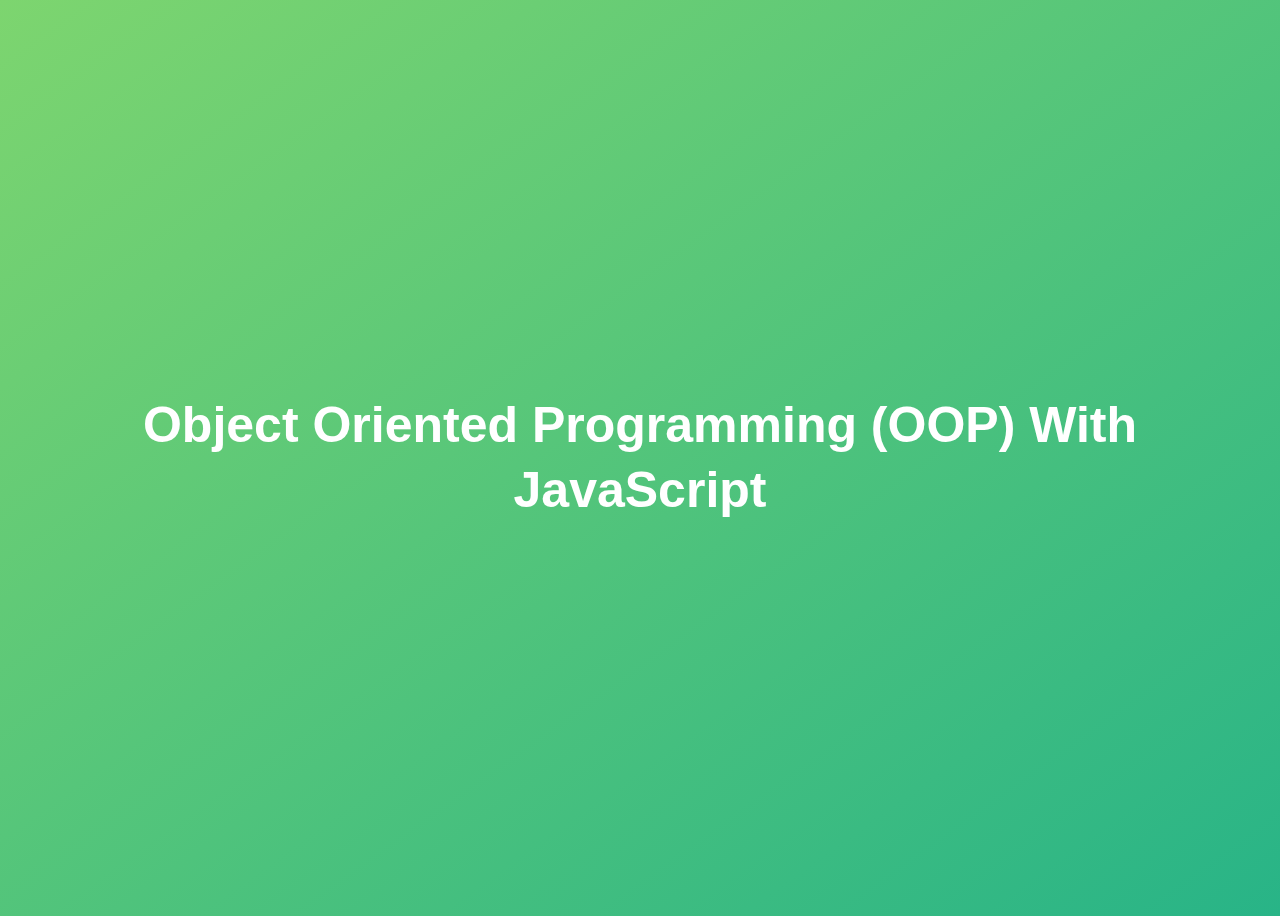
<file: 14-OOP/index.html>
<!DOCTYPE html>
<html lang="en">
  <head>
    <meta charset="UTF-8" />
    <meta name="viewport" content="width=device-width, initial-scale=1.0" />
    <meta http-equiv="X-UA-Compatible" content="ie=edge" />
    <title>Object Oriented Programming (OOP) With JavaScript</title>
    <style>
      body {
        height: 100vh;
        display: flex;
        align-items: center;
        background: linear-gradient(to top left, #28b487, #7dd56f);
      }
      h1 {
        font-family: sans-serif;
        font-size: 50px;
        line-height: 1.3;
        width: 100%;
        padding: 30px;
        text-align: center;
        color: white;
      }
    </style>
    <script defer src="script.js"></script>
  </head>
  <body>
    <h1>Object Oriented Programming (OOP) With JavaScript</h1>
  </body>
</html>
</file>
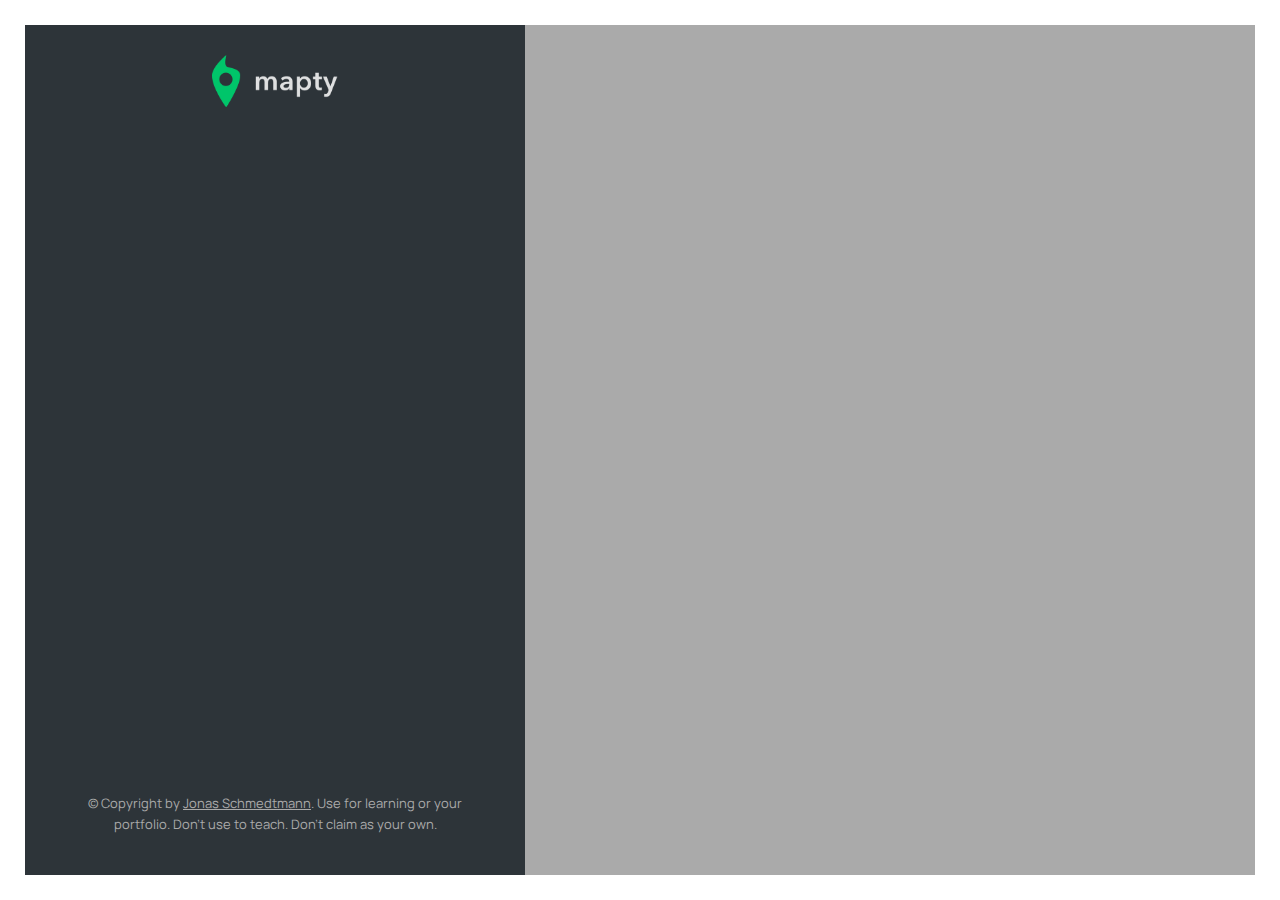
<file: 15-Mapty/index.html>
<!DOCTYPE html>
<html lang="en">
  <head>
    <meta charset="UTF-8" />
    <meta name="viewport" content="width=device-width, initial-scale=1.0" />
    <meta http-equiv="X-UA-Compatible" content="ie=edge" />
    <link rel="shortcut icon" type="image/png" href="/icon.png" />

    <link
      href="https://fonts.googleapis.com/css2?family=Manrope:wght@400;600;700;800&display=swap"
      rel="stylesheet"
    />

    <link rel="stylesheet" href="style.css" />

    <script defer src="script.js"></script>
    <title>mapty // Map your workouts</title>
  </head>
  <body>
    <div class="sidebar">
      <img src="logo.png" alt="Logo" class="logo" />

      <ul class="workouts">
        <form class="form hidden">
          <div class="form__row">
            <label class="form__label">Type</label>
            <select class="form__input form__input--type">
              <option value="running">Running</option>
              <option value="cycling">Cycling</option>
            </select>
          </div>
          <div class="form__row">
            <label class="form__label">Distance</label>
            <input class="form__input form__input--distance" placeholder="km" />
          </div>
          <div class="form__row">
            <label class="form__label">Duration</label>
            <input
              class="form__input form__input--duration"
              placeholder="min"
            />
          </div>
          <div class="form__row">
            <label class="form__label">Cadence</label>
            <input
              class="form__input form__input--cadence"
              placeholder="step/min"
            />
          </div>
          <div class="form__row form__row--hidden">
            <label class="form__label">Elev Gain</label>
            <input
              class="form__input form__input--elevation"
              placeholder="meters"
            />
          </div>
          <button class="form__btn">OK</button>
        </form>

        <!-- <li class="workout workout--running" data-id="1234567890">
          <h2 class="workout__title">Running on April 14</h2>
          <div class="workout__details">
            <span class="workout__icon">🏃‍♂️</span>
            <span class="workout__value">5.2</span>
            <span class="workout__unit">km</span>
          </div>
          <div class="workout__details">
            <span class="workout__icon">⏱</span>
            <span class="workout__value">24</span>
            <span class="workout__unit">min</span>
          </div>
          <div class="workout__details">
            <span class="workout__icon">⚡️</span>
            <span class="workout__value">4.6</span>
            <span class="workout__unit">min/km</span>
          </div>
          <div class="workout__details">
            <span class="workout__icon">🦶🏼</span>
            <span class="workout__value">178</span>
            <span class="workout__unit">spm</span>
          </div>
        </li>

        <li class="workout workout--cycling" data-id="1234567891">
          <h2 class="workout__title">Cycling on April 5</h2>
          <div class="workout__details">
            <span class="workout__icon">🚴‍♀️</span>
            <span class="workout__value">27</span>
            <span class="workout__unit">km</span>
          </div>
          <div class="workout__details">
            <span class="workout__icon">⏱</span>
            <span class="workout__value">95</span>
            <span class="workout__unit">min</span>
          </div>
          <div class="workout__details">
            <span class="workout__icon">⚡️</span>
            <span class="workout__value">16</span>
            <span class="workout__unit">km/h</span>
          </div>
          <div class="workout__details">
            <span class="workout__icon">⛰</span>
            <span class="workout__value">223</span>
            <span class="workout__unit">m</span>
          </div>
        </li> -->
      </ul>

      <p class="copyright">
        &copy; Copyright by
        <a
          class="twitter-link"
          target="_blank"
          href="https://twitter.com/jonasschmedtman"
          >Jonas Schmedtmann</a
        >. Use for learning or your portfolio. Don't use to teach. Don't claim
        as your own.
      </p>
    </div>

    <div id="map"></div>
  </body>
</html>
</file>
<file: 05-Guess-My-Number/style.css>
@import url('https://fonts.googleapis.com/css?family=Press+Start+2P&display=swap');

* {
  margin: 0;
  padding: 0;
  box-sizing: inherit;
}

html {
  font-size: 62.5%;
  box-sizing: border-box;
}

body {
  font-family: 'Press Start 2P', sans-serif;
  color: #eee;
  background-color: #222;
  /* background-color: #60b347; */
}

/* LAYOUT */
header {
  position: relative;
  height: 35vh;
  border-bottom: 7px solid #eee;
}

main {
  height: 65vh;
  color: #eee;
  display: flex;
  align-items: center;
  justify-content: space-around;
}

.left {
  width: 52rem;
  display: flex;
  flex-direction: column;
  align-items: center;
}

.right {
  width: 52rem;
  font-size: 2rem;
}

/* ELEMENTS STYLE */
h1 {
  font-size: 4rem;
  text-align: center;
  position: absolute;
  width: 100%;
  top: 52%;
  left: 50%;
  transform: translate(-50%, -50%);
}

.number {
  background: #eee;
  color: #333;
  font-size: 6rem;
  width: 15rem;
  padding: 3rem 0rem;
  text-align: center;
  position: absolute;
  bottom: 0;
  left: 50%;
  transform: translate(-50%, 50%);
}

.between {
  font-size: 1.4rem;
  position: absolute;
  top: 2rem;
  right: 2rem;
}

.again {
  position: absolute;
  top: 2rem;
  left: 2rem;
}

.guess {
  background: none;
  border: 4px solid #eee;
  font-family: inherit;
  color: inherit;
  font-size: 5rem;
  padding: 2.5rem;
  width: 25rem;
  text-align: center;
  display: block;
  margin-bottom: 3rem;
}

.btn {
  border: none;
  background-color: #eee;
  color: #222;
  font-size: 2rem;
  font-family: inherit;
  padding: 2rem 3rem;
  cursor: pointer;
}

.btn:hover {
  background-color: #ccc;
}

.message {
  margin-bottom: 8rem;
  height: 3rem;
}

.label-score {
  margin-bottom: 2rem;
}
</file>
<file: 06-Modal/style.css>
* {
  margin: 0;
  padding: 0;
  box-sizing: inherit;
}

html {
  font-size: 62.5%;
  box-sizing: border-box;
}

body {
  font-family: sans-serif;
  color: #333;
  line-height: 1.5;
  height: 100vh;
  position: relative;
  display: flex;
  align-items: flex-start;
  justify-content: center;
  background: linear-gradient(to top left, #28b487, #7dd56f);
}

.show-modal {
  font-size: 2rem;
  font-weight: 600;
  padding: 1.75rem 3.5rem;
  margin: 5rem 2rem;
  border: none;
  background-color: #fff;
  color: #444;
  border-radius: 10rem;
  cursor: pointer;
}

.close-modal {
  position: absolute;
  top: 1.2rem;
  right: 2rem;
  font-size: 5rem;
  color: #333;
  cursor: pointer;
  border: none;
  background: none;
}

h1 {
  font-size: 2.5rem;
  margin-bottom: 2rem;
}

p {
  font-size: 1.8rem;
}

/* -------------------------- */
/* CLASSES TO MAKE MODAL WORK */
.hidden {
  display: none;
}

.modal {
  position: absolute;
  top: 50%;
  left: 50%;
  transform: translate(-50%, -50%);
  width: 70%;

  background-color: white;
  padding: 6rem;
  border-radius: 5px;
  box-shadow: 0 3rem 5rem rgba(0, 0, 0, 0.3);
  z-index: 10;
}

.overlay {
  position: absolute;
  top: 0;
  left: 0;
  width: 100%;
  height: 100%;
  background-color: rgba(0, 0, 0, 0.6);
  backdrop-filter: blur(3px);
  z-index: 5;
}
</file>
<file: 07-Pig-Game/style.css>
@import url('https://fonts.googleapis.com/css2?family=Nunito&display=swap');

* {
  margin: 0;
  padding: 0;
  box-sizing: inherit;
}

html {
  font-size: 62.5%;
  box-sizing: border-box;
}

body {
  font-family: 'Nunito', sans-serif;
  font-weight: 400;
  height: 100vh;
  color: #333;
  background-image: linear-gradient(to top left, #753682 0%, #bf2e34 100%);
  display: flex;
  align-items: center;
  justify-content: center;
}

/* LAYOUT */
main {
  position: relative;
  width: 100rem;
  height: 60rem;
  background-color: rgba(255, 255, 255, 0.35);
  backdrop-filter: blur(200px);
  filter: blur();
  box-shadow: 0 3rem 5rem rgba(0, 0, 0, 0.25);
  border-radius: 9px;
  overflow: hidden;
  display: flex;
}

.player {
  flex: 50%;
  padding: 9rem;
  display: flex;
  flex-direction: column;
  align-items: center;
  transition: all 0.75s;
}

/* ELEMENTS */
.name {
  position: relative;
  font-size: 4rem;
  text-transform: uppercase;
  letter-spacing: 1px;
  word-spacing: 2px;
  font-weight: 300;
  margin-bottom: 1rem;
}

.score {
  font-size: 8rem;
  font-weight: 300;
  color: #c7365f;
  margin-bottom: auto;
}

.player--active {
  background-color: rgba(255, 255, 255, 0.4);
}
.player--active .name {
  font-weight: 700;
}
.player--active .score {
  font-weight: 400;
}

.player--active .current {
  opacity: 1;
}

.current {
  background-color: #c7365f;
  opacity: 0.8;
  border-radius: 9px;
  color: #fff;
  width: 65%;
  padding: 2rem;
  text-align: center;
  transition: all 0.75s;
}

.current-label {
  text-transform: uppercase;
  margin-bottom: 1rem;
  font-size: 1.7rem;
  color: #ddd;
}

.current-score {
  font-size: 3.5rem;
}

/* ABSOLUTE POSITIONED ELEMENTS */
.btn {
  position: absolute;
  left: 50%;
  transform: translateX(-50%);
  color: #444;
  background: none;
  border: none;
  font-family: inherit;
  font-size: 1.8rem;
  text-transform: uppercase;
  cursor: pointer;
  font-weight: 400;
  transition: all 0.2s;

  background-color: white;
  background-color: rgba(255, 255, 255, 0.6);
  backdrop-filter: blur(10px);

  padding: 0.7rem 2.5rem;
  border-radius: 50rem;
  box-shadow: 0 1.75rem 3.5rem rgba(0, 0, 0, 0.1);
}

.btn::first-letter {
  font-size: 2.4rem;
  display: inline-block;
  margin-right: 0.7rem;
}

.btn--new {
  top: 4rem;
}
.btn--roll {
  top: 39.3rem;
}
.btn--hold {
  top: 46.1rem;
}

.btn:active {
  transform: translate(-50%, 3px);
  box-shadow: 0 1rem 2rem rgba(0, 0, 0, 0.15);
}

.btn:focus {
  outline: none;
}

.dice {
  position: absolute;
  left: 50%;
  top: 16.5rem;
  transform: translateX(-50%);
  height: 10rem;
  box-shadow: 0 2rem 5rem rgba(0, 0, 0, 0.2);
}

.player--winner {
  background-color: #2f2f2f;
}

.player--winner .name {
  font-weight: 700;
  color: #c7365f;
}
</file>
<file: 11-Arrays-Bankist/style.css>
/*
 * Use this CSS to learn some intersting techniques,
 * in case you're wondering how I built the UI.
 * Have fun! 😁
 */

* {
  margin: 0;
  padding: 0;
  box-sizing: inherit;
}

html {
  font-size: 62.5%;
  box-sizing: border-box;
}

body {
  font-family: "Poppins", sans-serif;
  color: #444;
  background-color: #f3f3f3;
  height: 100vh;
  padding: 2rem;
}

nav {
  display: flex;
  justify-content: space-between;
  align-items: center;
  padding: 0 2rem;
}

.welcome {
  font-size: 1.9rem;
  font-weight: 500;
}

.logo {
  height: 5.25rem;
}

.login {
  display: flex;
}

.login__input {
  border: none;
  padding: 0.5rem 2rem;
  font-size: 1.6rem;
  font-family: inherit;
  text-align: center;
  width: 12rem;
  border-radius: 10rem;
  margin-right: 1rem;
  color: inherit;
  border: 1px solid #fff;
  transition: all 0.3s;
}

.login__input:focus {
  outline: none;
  border: 1px solid #ccc;
}

.login__input::placeholder {
  color: #bbb;
}

.login__btn {
  border: none;
  background: none;
  font-size: 2.2rem;
  color: inherit;
  cursor: pointer;
  transition: all 0.3s;
}

.login__btn:hover,
.login__btn:focus,
.btn--sort:hover,
.btn--sort:focus {
  outline: none;
  color: #777;
}

/* MAIN */
.app {
  position: relative;
  max-width: 100rem;
  margin: 4rem auto;
  display: grid;
  grid-template-columns: 4fr 3fr;
  grid-template-rows: auto repeat(3, 15rem) auto;
  gap: 2rem;

  /* NOTE This creates the fade in/out anumation */
  opacity: 0;
  transition: all 1s;
}

.balance {
  grid-column: 1 / span 2;
  display: flex;
  align-items: flex-end;
  justify-content: space-between;
  margin-bottom: 2rem;
}

.balance__label {
  font-size: 2.2rem;
  font-weight: 500;
  margin-bottom: -0.2rem;
}

.balance__date {
  font-size: 1.4rem;
  color: #888;
}

.balance__value {
  font-size: 4.5rem;
  font-weight: 400;
}

/* MOVEMENTS */
.movements {
  grid-row: 2 / span 3;
  background-color: #fff;
  border-radius: 1rem;
  overflow: scroll;
}

.movements__row {
  padding: 2.25rem 4rem;
  display: flex;
  align-items: center;
  border-bottom: 1px solid #eee;
}

.movements__type {
  font-size: 1.1rem;
  text-transform: uppercase;
  font-weight: 500;
  color: #fff;
  padding: 0.1rem 1rem;
  border-radius: 10rem;
  margin-right: 2rem;
}

.movements__date {
  font-size: 1.1rem;
  text-transform: uppercase;
  font-weight: 500;
  color: #666;
}

.movements__type--deposit {
  background-image: linear-gradient(to top left, #39b385, #9be15d);
}

.movements__type--withdrawal {
  background-image: linear-gradient(to top left, #e52a5a, #ff585f);
}

.movements__value {
  font-size: 1.7rem;
  margin-left: auto;
}

/* SUMMARY */
.summary {
  grid-row: 5 / 6;
  display: flex;
  align-items: baseline;
  padding: 0 0.3rem;
  margin-top: 1rem;
}

.summary__label {
  font-size: 1.2rem;
  font-weight: 500;
  text-transform: uppercase;
  margin-right: 0.8rem;
}

.summary__value {
  font-size: 2.2rem;
  margin-right: 2.5rem;
}

.summary__value--in,
.summary__value--interest {
  color: #66c873;
}

.summary__value--out {
  color: #f5465d;
}

.btn--sort {
  margin-left: auto;
  border: none;
  background: none;
  font-size: 1.3rem;
  font-weight: 500;
  cursor: pointer;
}

/* OPERATIONS */
.operation {
  border-radius: 1rem;
  padding: 3rem 4rem;
  color: #333;
}

.operation--transfer {
  background-image: linear-gradient(to top left, #ffb003, #ffcb03);
}

.operation--loan {
  background-image: linear-gradient(to top left, #39b385, #9be15d);
}

.operation--close {
  background-image: linear-gradient(to top left, #e52a5a, #ff585f);
}

h2 {
  margin-bottom: 1.5rem;
  font-size: 1.7rem;
  font-weight: 600;
  color: #333;
}

.form {
  display: grid;
  grid-template-columns: 2.5fr 2.5fr 1fr;
  grid-template-rows: auto auto;
  gap: 0.4rem 1rem;
}

/* Exceptions for interst */
.form.form--loan {
  grid-template-columns: 2.5fr 1fr 2.5fr;
}
.form__label--loan {
  grid-row: 2;
}
/* End exceptions */

.form__input {
  width: 100%;
  border: none;
  background-color: rgba(255, 255, 255, 0.4);
  font-family: inherit;
  font-size: 1.5rem;
  text-align: center;
  color: #333;
  padding: 0.3rem 1rem;
  border-radius: 0.7rem;
  transition: all 0.3s;
}

.form__input:focus {
  outline: none;
  background-color: rgba(255, 255, 255, 0.6);
}

.form__label {
  font-size: 1.3rem;
  text-align: center;
}

.form__btn {
  border: none;
  border-radius: 0.7rem;
  font-size: 1.8rem;
  background-color: #fff;
  cursor: pointer;
  transition: all 0.3s;
}

.form__btn:focus {
  outline: none;
  background-color: rgba(255, 255, 255, 0.8);
}

.logout-timer {
  padding: 0 0.3rem;
  margin-top: 1.9rem;
  text-align: right;
  font-size: 1.25rem;
}

.timer {
  font-weight: 600;
}
</file>
<file: 13-Advanced-DOM-Bankist/style.css>
/* The page is NOT responsive. You can implement responsiveness yourself if you wanna have some fun 😃 */

:root {
  --color-primary: #5ec576;
  --color-secondary: #ffcb03;
  --color-tertiary: #ff585f;
  --color-primary-darker: #4bbb7d;
  --color-secondary-darker: #ffbb00;
  --color-tertiary-darker: #fd424b;
  --color-primary-opacity: #5ec5763a;
  --color-secondary-opacity: #ffcd0331;
  --color-tertiary-opacity: #ff58602d;
  --gradient-primary: linear-gradient(to top left, #39b385, #9be15d);
  --gradient-secondary: linear-gradient(to top left, #ffb003, #ffcb03);
}

* {
  margin: 0;
  padding: 0;
  box-sizing: inherit;
}

html {
  font-size: 62.5%;
  box-sizing: border-box;
}

body {
  font-family: 'Poppins', sans-serif;
  font-weight: 300;
  color: #444;
  line-height: 1.9;
  background-color: #f3f3f3;
}

/* GENERAL ELEMENTS */
.section {
  padding: 15rem 3rem;
  border-top: 1px solid #ddd;

  transition: transform 1s, opacity 1s;
}

.section--hidden {
  opacity: 0;
  transform: translateY(8rem);
}

.section__title {
  max-width: 80rem;
  margin: 0 auto 8rem auto;
}

.section__description {
  font-size: 1.8rem;
  font-weight: 600;
  text-transform: uppercase;
  color: var(--color-primary);
  margin-bottom: 1rem;
}

.section__header {
  font-size: 4rem;
  line-height: 1.3;
  font-weight: 500;
}

.btn {
  display: inline-block;
  background-color: var(--color-primary);
  font-size: 1.6rem;
  font-family: inherit;
  font-weight: 500;
  border: none;
  padding: 1.25rem 4.5rem;
  border-radius: 10rem;
  cursor: pointer;
  transition: all 0.3s;
}

.btn:hover {
  background-color: var(--color-primary-darker);
}

.btn--text {
  display: inline-block;
  background: none;
  font-size: 1.7rem;
  font-family: inherit;
  font-weight: 500;
  color: var(--color-primary);
  border: none;
  border-bottom: 1px solid currentColor;
  padding-bottom: 2px;
  cursor: pointer;
  transition: all 0.3s;
}

p {
  color: #666;
}

/* This is BAD for accessibility! Don't do in the real world! */
button:focus {
  outline: none;
}

img {
  transition: filter 0.5s;
}

.lazy-img {
  filter: blur(20px);
}

/* NAVIGATION */
.nav {
  display: flex;
  justify-content: space-between;
  align-items: center;
  height: 9rem;
  width: 100%;
  padding: 0 6rem;
  z-index: 100;
}

/* nav and stickly class at the same time */
.nav.sticky {
  position: fixed;
  background-color: rgba(255, 255, 255, 0.95);
}

.nav__logo {
  height: 4.5rem;
  transition: all 0.3s;
}

.nav__links {
  display: flex;
  align-items: center;
  list-style: none;
}

.nav__item {
  margin-left: 4rem;
}

.nav__link:link,
.nav__link:visited {
  font-size: 1.7rem;
  font-weight: 400;
  color: inherit;
  text-decoration: none;
  display: block;
  transition: all 0.3s;
}

.nav__link--btn:link,
.nav__link--btn:visited {
  padding: 0.8rem 2.5rem;
  border-radius: 3rem;
  background-color: var(--color-primary);
  color: #222;
}

.nav__link--btn:hover,
.nav__link--btn:active {
  color: inherit;
  background-color: var(--color-primary-darker);
  color: #333;
}

/* HEADER */
.header {
  padding: 0 3rem;
  height: 100vh;
  display: flex;
  flex-direction: column;
  align-items: center;
}

.header__title {
  flex: 1;

  max-width: 115rem;
  display: grid;
  grid-template-columns: 3fr 2fr;
  row-gap: 3rem;
  align-content: center;
  justify-content: center;

  align-items: start;
  justify-items: start;
}

h1 {
  font-size: 5.5rem;
  line-height: 1.35;
}

h4 {
  font-size: 2.4rem;
  font-weight: 500;
}

.header__img {
  width: 100%;
  grid-column: 2 / 3;
  grid-row: 1 / span 4;
  transform: translateY(-6rem);
}

.highlight {
  position: relative;
}

.highlight::after {
  display: block;
  content: '';
  position: absolute;
  bottom: 0;
  left: 0;
  height: 100%;
  width: 100%;
  z-index: -1;
  opacity: 0.7;
  transform: scale(1.07, 1.05) skewX(-15deg);
  background-image: var(--gradient-primary);
}

/* FEATURES */
.features {
  display: grid;
  grid-template-columns: 1fr 1fr;
  gap: 4rem;
  margin: 0 12rem;
}

.features__img {
  width: 100%;
}

.features__feature {
  align-self: center;
  justify-self: center;
  width: 70%;
  font-size: 1.5rem;
}

.features__icon {
  display: flex;
  align-items: center;
  justify-content: center;
  background-color: var(--color-primary-opacity);
  height: 5.5rem;
  width: 5.5rem;
  border-radius: 50%;
  margin-bottom: 2rem;
}

.features__icon svg {
  height: 2.5rem;
  width: 2.5rem;
  fill: var(--color-primary);
}

.features__header {
  font-size: 2rem;
  margin-bottom: 1rem;
}

/* OPERATIONS */
.operations {
  max-width: 100rem;
  margin: 12rem auto 0 auto;

  background-color: #fff;
}

.operations__tab-container {
  display: flex;
  justify-content: center;
}

.operations__tab {
  margin-right: 2.5rem;
  transform: translateY(-50%);
}

.operations__tab span {
  margin-right: 1rem;
  font-weight: 600;
  display: inline-block;
}

.operations__tab--1 {
  background-color: var(--color-secondary);
}

.operations__tab--1:hover {
  background-color: var(--color-secondary-darker);
}

.operations__tab--3 {
  background-color: var(--color-tertiary);
  margin: 0;
}

.operations__tab--3:hover {
  background-color: var(--color-tertiary-darker);
}

.operations__tab--active {
  transform: translateY(-66%);
}

.operations__content {
  display: none;

  /* JUST PRESENTATIONAL */
  font-size: 1.7rem;
  padding: 2.5rem 7rem 6.5rem 7rem;
}

.operations__content--active {
  display: grid;
  grid-template-columns: 7rem 1fr;
  column-gap: 3rem;
  row-gap: 0.5rem;
}

.operations__header {
  font-size: 2.25rem;
  font-weight: 500;
  align-self: center;
}

.operations__icon {
  display: flex;
  align-items: center;
  justify-content: center;
  height: 7rem;
  width: 7rem;
  border-radius: 50%;
}

.operations__icon svg {
  height: 2.75rem;
  width: 2.75rem;
}

.operations__content p {
  grid-column: 2;
}

.operations__icon--1 {
  background-color: var(--color-secondary-opacity);
}
.operations__icon--2 {
  background-color: var(--color-primary-opacity);
}
.operations__icon--3 {
  background-color: var(--color-tertiary-opacity);
}
.operations__icon--1 svg {
  fill: var(--color-secondary-darker);
}
.operations__icon--2 svg {
  fill: var(--color-primary);
}
.operations__icon--3 svg {
  fill: var(--color-tertiary);
}

/* SLIDER */
.slider {
  max-width: 100rem;
  height: 50rem;
  margin: 0 auto;
  position: relative;

  /* IN THE END */
  overflow: hidden;
}

.slide {
  position: absolute;
  top: 0;
  width: 100%;
  height: 50rem;

  display: flex;
  align-items: center;
  justify-content: center;

  /* THIS creates the animation! */
  transition: transform 1s;
}

.slide > img {
  /* Only for images that have different size than slide */
  width: 100%;
  height: 100%;
  object-fit: cover;
}

.slider__btn {
  position: absolute;
  top: 50%;
  z-index: 10;

  border: none;
  background: rgba(255, 255, 255, 0.7);
  font-family: inherit;
  color: #333;
  border-radius: 50%;
  height: 5.5rem;
  width: 5.5rem;
  font-size: 3.25rem;
  cursor: pointer;
}

.slider__btn--left {
  left: 6%;
  transform: translate(-50%, -50%);
}

.slider__btn--right {
  right: 6%;
  transform: translate(50%, -50%);
}

.dots {
  position: absolute;
  bottom: 5%;
  left: 50%;
  transform: translateX(-50%);
  display: flex;
}

.dots__dot {
  border: none;
  background-color: #b9b9b9;
  opacity: 0.7;
  height: 1rem;
  width: 1rem;
  border-radius: 50%;
  margin-right: 1.75rem;
  cursor: pointer;
  transition: all 0.5s;

  /* Only necessary when overlying images */
  /* box-shadow: 0 0.6rem 1.5rem rgba(0, 0, 0, 0.7); */
}

.dots__dot:last-child {
  margin: 0;
}

.dots__dot--active {
  background-color: #fff; 
  /* background-color: #888; */
  opacity: 1;
}

/* TESTIMONIALS */
.testimonial {
  width: 65%;
  position: relative;
}

.testimonial::before {
  content: '\201C';
  position: absolute;
  top: -5.7rem;
  left: -6.8rem;
  line-height: 1;
  font-size: 20rem;
  font-family: inherit;
  color: var(--color-primary);
  z-index: -1;
}

.testimonial__header {
  font-size: 2.25rem;
  font-weight: 500;
  margin-bottom: 1.5rem;
}

.testimonial__text {
  font-size: 1.7rem;
  margin-bottom: 3.5rem;
  color: #666;
}

.testimonial__author {
  margin-left: 3rem;
  font-style: normal;

  display: grid;
  grid-template-columns: 6.5rem 1fr;
  column-gap: 2rem;
}

.testimonial__photo {
  grid-row: 1 / span 2;
  width: 6.5rem;
  border-radius: 50%;
}

.testimonial__name {
  font-size: 1.7rem;
  font-weight: 500;
  align-self: end;
  margin: 0;
}

.testimonial__location {
  font-size: 1.5rem;
}

.section__title--testimonials {
  margin-bottom: 4rem;
}

/* SIGNUP */
.section--sign-up {
  background-color: #37383d;
  border-top: none;
  border-bottom: 1px solid #444;
  text-align: center;
  padding: 10rem 3rem;
}

.section--sign-up .section__header {
  color: #fff;
  text-align: center;
}

.section--sign-up .section__title {
  margin-bottom: 6rem;
}

.section--sign-up .btn {
  font-size: 1.9rem;
  padding: 2rem 5rem;
}

/* FOOTER */
.footer {
  padding: 10rem 3rem;
  background-color: #37383d;
}

.footer__nav {
  list-style: none;
  display: flex;
  justify-content: center;
  margin-bottom: 5rem;
}

.footer__item {
  margin-right: 4rem;
}

.footer__link {
  font-size: 1.6rem;
  color: #eee;
  text-decoration: none;
}

.footer__logo {
  height: 5rem;
  display: block;
  margin: 0 auto;
  margin-bottom: 5rem;
}

.footer__copyright {
  font-size: 1.4rem;
  color: #aaa;
  text-align: center;
}

.footer__copyright .footer__link {
  font-size: 1.4rem;
}

/* MODAL WINDOW */
.modal {
  position: fixed;
  top: 50%;
  left: 50%;
  transform: translate(-50%, -50%);
  max-width: 60rem;
  background-color: #f3f3f3;
  padding: 5rem 6rem;
  box-shadow: 0 4rem 6rem rgba(0, 0, 0, 0.3);
  z-index: 1000;
  transition: all 0.5s;
}

.overlay {
  position: fixed;
  top: 0;
  left: 0;
  width: 100%;
  height: 100%;
  background-color: rgba(0, 0, 0, 0.5);
  backdrop-filter: blur(4px);
  z-index: 100;
  transition: all 0.5s;
}

.modal__header {
  font-size: 3.25rem;
  margin-bottom: 4.5rem;
  line-height: 1.5;
}

.modal__form {
  margin: 0 3rem;
  display: grid;
  grid-template-columns: 1fr 2fr;
  align-items: center;
  gap: 2.5rem;
}

.modal__form label {
  font-size: 1.7rem;
  font-weight: 500;
}

.modal__form input {
  font-size: 1.7rem;
  padding: 1rem 1.5rem;
  border: 1px solid #ddd;
  border-radius: 0.5rem;
}

.modal__form button {
  grid-column: 1 / span 2;
  justify-self: center;
  margin-top: 1rem;
}

.btn--close-modal {
  font-family: inherit;
  color: inherit;
  position: absolute;
  top: 0.5rem;
  right: 2rem;
  font-size: 4rem;
  cursor: pointer;
  border: none;
  background: none;
}

.hidden {
  visibility: hidden;
  opacity: 0;
}

/* COOKIE MESSAGE */
.cookie-message {
  display: flex;
  align-items: center;
  justify-content: space-evenly;
  width: 100%;
  background-color: white;
  color: #bbb;
  font-size: 1.5rem;
  font-weight: 400;
}
</file>
<file: 15-Mapty/style.css>
:root {
  --color-brand--1: #ffb545;
  --color-brand--2: #00c46a;

  --color-dark--1: #2d3439;
  --color-dark--2: #42484d;
  --color-light--1: #aaa;
  --color-light--2: #ececec;
  --color-light--3: rgb(214, 222, 224);
}

* {
  margin: 0;
  padding: 0;
  box-sizing: inherit;
}

html {
  font-size: 62.5%;
  box-sizing: border-box;
}

body {
  font-family: 'Manrope', sans-serif;
  color: var(--color-light--2);
  font-weight: 400;
  line-height: 1.6;
  height: 100vh;
  overscroll-behavior-y: none;

  background-color: #fff;
  padding: 2.5rem;

  display: flex;
}

/* GENERAL */
a:link,
a:visited {
  color: var(--color-brand--1);
}

/* SIDEBAR */
.sidebar {
  flex-basis: 50rem;
  background-color: var(--color-dark--1);
  padding: 3rem 5rem 4rem 5rem;
  display: flex;
  flex-direction: column;
}

.logo {
  height: 5.2rem;
  align-self: center;
  margin-bottom: 4rem;
}

.workouts {
  list-style: none;
  height: 77vh;
  overflow-y: scroll;
  overflow-x: hidden;
}

.workouts::-webkit-scrollbar {
  width: 0;
}

.workout {
  background-color: var(--color-dark--2);
  border-radius: 5px;
  padding: 1.5rem 2.25rem;
  margin-bottom: 1.75rem;
  cursor: pointer;

  display: grid;
  grid-template-columns: 1fr 1fr 1fr 1fr;
  gap: 0.75rem 1.5rem;
}
.workout--running {
  border-left: 5px solid var(--color-brand--2);
}
.workout--cycling {
  border-left: 5px solid var(--color-brand--1);
}

.workout__title {
  font-size: 1.7rem;
  font-weight: 600;
  grid-column: 1 / -1;
}

.workout__details {
  display: flex;
  align-items: baseline;
}

.workout__icon {
  font-size: 1.8rem;
  margin-right: 0.2rem;
  height: 0.28rem;
}

.workout__value {
  font-size: 1.5rem;
  margin-right: 0.5rem;
}

.workout__unit {
  font-size: 1.1rem;
  color: var(--color-light--1);
  text-transform: uppercase;
  font-weight: 800;
}

.form {
  background-color: var(--color-dark--2);
  border-radius: 5px;
  padding: 1.5rem 2.75rem;
  margin-bottom: 1.75rem;

  display: grid;
  grid-template-columns: 1fr 1fr;
  gap: 0.5rem 2.5rem;

  /* Match height and activity boxes */
  height: 9.25rem;
  transition: all 0.5s, transform 1ms;
}

.form.hidden {
  transform: translateY(-30rem);
  height: 0;
  padding: 0 2.25rem;
  margin-bottom: 0;
  opacity: 0;
}

.form__row {
  display: flex;
  align-items: center;
}

.form__row--hidden {
  display: none;
}

.form__label {
  flex: 0 0 50%;
  font-size: 1.5rem;
  font-weight: 600;
}

.form__input {
  width: 100%;
  padding: 0.3rem 1.1rem;
  font-family: inherit;
  font-size: 1.4rem;
  border: none;
  border-radius: 3px;
  background-color: var(--color-light--3);
  transition: all 0.2s;
}

.form__input:focus {
  outline: none;
  background-color: #fff;
}

.form__btn {
  display: none;
}

.copyright {
  margin-top: auto;
  font-size: 1.3rem;
  text-align: center;
  color: var(--color-light--1);
}

.twitter-link:link,
.twitter-link:visited {
  color: var(--color-light--1);
  transition: all 0.2s;
}

.twitter-link:hover,
.twitter-link:active {
  color: var(--color-light--2);
}

/* MAP */
#map {
  flex: 1;
  height: 100%;
  background-color: var(--color-light--1);
}

/* Popup width is defined in JS using options */
.leaflet-popup .leaflet-popup-content-wrapper {
  background-color: var(--color-dark--1);
  color: var(--color-light--2);
  border-radius: 5px;
  padding-right: 0.6rem;
}

.leaflet-popup .leaflet-popup-content {
  font-size: 1.5rem;
}

.leaflet-popup .leaflet-popup-tip {
  background-color: var(--color-dark--1);
}

.running-popup .leaflet-popup-content-wrapper {
  border-left: 5px solid var(--color-brand--2);
}
.cycling-popup .leaflet-popup-content-wrapper {
  border-left: 5px solid var(--color-brand--1);
}
</file>
